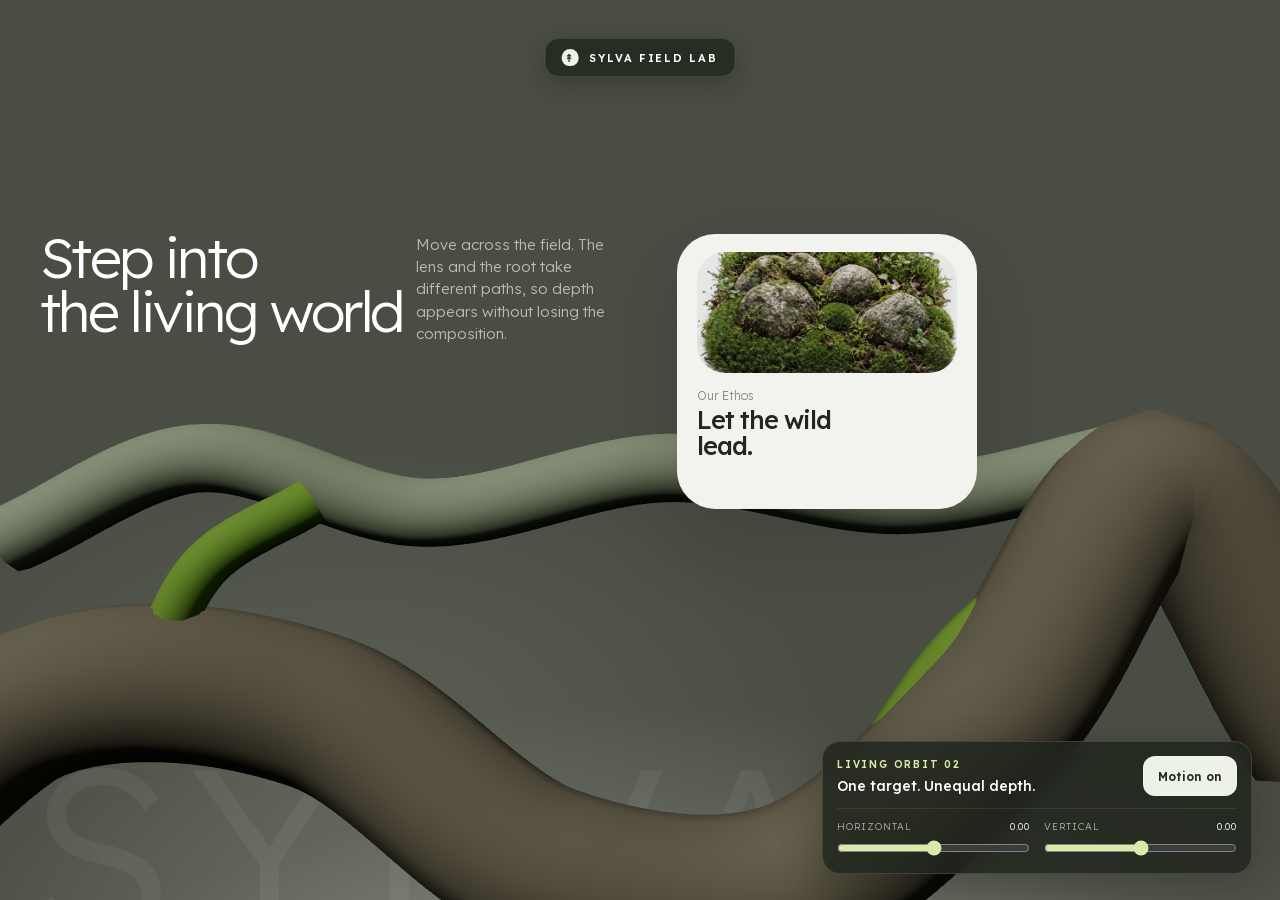
<file: .agents/skills/add-mouse-driven-orbit/demo/index.html>
<!doctype html>
<html lang="en">
<head>
  <meta charset="utf-8">
  <meta name="viewport" content="width=device-width, initial-scale=1">
  <title>Sylva — Living Orbit</title>
  <meta name="description" content="A damped pointer target creates shallow camera and object orbit depth.">
  <style>
    @font-face{font-family:Lexend;src:url("assets/lexend-latin.woff2") format("woff2");font-weight:100 900;font-display:swap}
    :root{color-scheme:dark;--field:#4a4d44;--ink:#fff;--soft:rgba(255,255,255,.62);--line:rgba(255,255,255,.08);--card:#f2f3ef;--card-ink:#23261f;--accent:#dbe9ab;--px:0;--py:0}
    *{box-sizing:border-box}html,body{margin:0;width:100%;height:100%;overflow:hidden;background:#3d4039}body{font-family:Lexend,system-ui,sans-serif;color:var(--ink);font-weight:300}
    button,input{font:inherit}
    .hero{position:relative;isolation:isolate;min-height:100svh;overflow:hidden;background:radial-gradient(72% 44% at 50% 117%,rgba(238,243,231,.48),rgba(238,243,231,.08) 65%,transparent 88%),radial-gradient(52% 46% at 28% 82%,rgba(224,236,207,.11),transparent 72%),var(--field)}
    .hero::before{content:"";position:absolute;inset:0;z-index:1;pointer-events:none;background:linear-gradient(90deg,transparent calc(25% - .5px),var(--line) 25%,transparent calc(25% + .5px),transparent calc(50% - .5px),var(--line) 50%,transparent calc(50% + .5px),transparent calc(75% - .5px),var(--line) 75%,transparent calc(75% + .5px))}
    canvas{position:absolute;inset:0;width:100%;height:100%;z-index:2;pointer-events:none}
    .brand{position:absolute;z-index:5;top:38px;left:50%;transform:translateX(-50%) translate3d(calc(var(--px)*-3px),calc(var(--py)*-2px),0);display:flex;align-items:center;gap:10px;padding:10px 16px;border:1px solid rgba(255,255,255,.12);border-radius:14px;background:rgba(31,37,28,.78);box-shadow:0 8px 24px rgba(10,14,8,.26);font-size:11px;font-weight:600;letter-spacing:.18em;text-transform:uppercase}
    .brand i{width:17px;height:17px;border-radius:50% 50% 45% 45%;display:grid;place-items:center;background:#eff2e9;color:#2e3329;font-style:normal}
    .copy{position:absolute;z-index:4;left:3.1vw;top:25.5%;max-width:440px;transform:translate3d(calc(var(--px)*8px),calc(var(--py)*5px),0)}
    h1{margin:0;font-size:clamp(46px,4.45vw,72px);font-weight:300;line-height:.95;letter-spacing:-.045em}
    .lede{position:absolute;z-index:4;left:32.5%;top:26%;width:210px;margin:0;color:var(--soft);font-size:15px;line-height:1.48;transform:translate3d(calc(var(--px)*5px),calc(var(--py)*3px),0)}
    .card{position:absolute;z-index:3;right:23.7%;top:26%;width:300px;height:275px;padding:18px 20px;border-radius:38px;background:var(--card);color:var(--card-ink);box-shadow:0 28px 80px rgba(24,27,20,.18);transform:translate3d(calc(var(--px)*-10px),calc(var(--py)*-6px),0)}
    .card img{width:100%;height:121px;object-fit:cover;border-radius:28px;display:block}
    .eyebrow{margin:15px 0 4px;color:#85897f;font-size:12px}.card h2{max-width:160px;margin:0;font-size:25px;line-height:1.02;font-weight:500;letter-spacing:-.04em}
    .ghost{position:absolute;z-index:1;left:2%;bottom:-48px;color:rgba(255,255,255,.055);font-size:clamp(120px,19vw,300px);line-height:.8;letter-spacing:.08em;white-space:nowrap}
    .instrument{position:absolute;z-index:6;right:28px;bottom:26px;width:min(430px,calc(100% - 36px));padding:14px;border:1px solid rgba(255,255,255,.13);border-radius:18px;background:rgba(33,38,30,.86);box-shadow:0 16px 40px rgba(12,15,10,.24);backdrop-filter:blur(10px)}
    .instrument-head{display:flex;align-items:center;justify-content:space-between;gap:14px}.kicker{margin:0 0 4px;color:var(--accent);font-size:10px;font-weight:600;letter-spacing:.18em;text-transform:uppercase}.instrument strong{font-size:14px;font-weight:500}
    .motion{min-height:40px;padding:0 14px;border:1px solid rgba(255,255,255,.2);border-radius:12px;background:#eef1e8;color:#252a21;font-weight:600;font-size:12px;cursor:pointer}
    .sliders{display:grid;grid-template-columns:1fr 1fr;gap:14px;margin-top:12px;padding-top:11px;border-top:1px solid var(--line)}
    label{display:grid;grid-template-columns:1fr auto;gap:4px 10px;color:var(--soft);font-size:10px;letter-spacing:.08em;text-transform:uppercase}output{color:#fff;font-variant-numeric:tabular-nums}
    input[type=range]{grid-column:1/-1;width:100%;height:22px;margin:0;accent-color:#dbe9ab;cursor:pointer}
    button:focus-visible,input:focus-visible{outline:3px solid #efffa8;outline-offset:3px}
    .sr{position:absolute;width:1px;height:1px;padding:0;margin:-1px;overflow:hidden;clip:rect(0,0,0,0);white-space:nowrap;border:0}
    @media(max-width:700px){
      .hero{min-height:844px}.brand{top:22px}.copy{left:24px;right:24px;top:112px}.copy h1{font-size:52px;max-width:345px}.lede{left:24px;top:235px;width:310px;font-size:14px}
      .card{right:22px;top:335px;width:236px;height:218px;padding:13px;border-radius:30px}.card img{height:96px;border-radius:22px}.card .eyebrow{margin-top:10px}.card h2{font-size:20px}
      .instrument{right:18px;bottom:18px}.ghost{bottom:140px;left:-10px;font-size:112px}
    }
  </style>
</head>
<body>
  <main class="hero" id="hero">
    <canvas id="scene" aria-hidden="true"></canvas>
    <div class="brand"><i aria-hidden="true">↟</i> Sylva field lab</div>
    <div class="copy"><h1>Step into<br>the living world</h1></div>
    <p class="lede">Move across the field. The lens and the root take different paths, so depth appears without losing the composition.</p>
    <article class="card">
      <img src="assets/card-ethos.jpg" alt="Moss and lichen growing over rounded stones">
      <p class="eyebrow">Our Ethos</p><h2>Let the wild lead.</h2>
    </article>
    <div class="ghost" aria-hidden="true">SYLVA</div>
    <section class="instrument" aria-labelledby="instrument-title">
      <div class="instrument-head">
        <div><p class="kicker">Living orbit 02</p><strong id="instrument-title">One target. Unequal depth.</strong></div>
        <button class="motion" id="motion" type="button" aria-pressed="true">Motion on</button>
      </div>
      <div class="sliders">
        <label for="axis-x">Horizontal <output id="out-x">0.00</output><input id="axis-x" type="range" min="-1" max="1" step=".01" value="0"></label>
        <label for="axis-y">Vertical <output id="out-y">0.00</output><input id="axis-y" type="range" min="-1" max="1" step=".01" value="0"></label>
      </div>
    </section>
    <p class="sr" id="status" aria-live="polite"></p>
  </main>
  <script src="assets/three.min.js"></script>
  <script>
  (() => {
    "use strict";
    const hero=document.querySelector("#hero"),canvas=document.querySelector("#scene");
    const motionButton=document.querySelector("#motion"),axisX=document.querySelector("#axis-x"),axisY=document.querySelector("#axis-y");
    const outX=document.querySelector("#out-x"),outY=document.querySelector("#out-y"),status=document.querySelector("#status");
    const reduced=new URLSearchParams(location.search).get("reduced")==="1"||matchMedia("(prefers-reduced-motion: reduce)").matches;
    const renderer=new THREE.WebGLRenderer({canvas,alpha:true,antialias:true});
    renderer.setClearColor(0x000000,0);renderer.setPixelRatio(Math.min(devicePixelRatio||1,2));
    if("outputEncoding" in renderer)renderer.outputEncoding=THREE.sRGBEncoding;
    const scene=new THREE.Scene(),camera=new THREE.PerspectiveCamera(40,1,10,5000),DIST=1400;
    camera.position.set(0,0,DIST);
    renderer.toneMapping=THREE.ACESFilmicToneMapping;renderer.toneMappingExposure=.78;
    scene.add(new THREE.HemisphereLight(0xdfe8cf,0x0d100a,.48));
    const key=new THREE.DirectionalLight(0xf5f7dd,.82);key.position.set(-500,700,900);scene.add(key);
    const nearGroup=new THREE.Group(),farGroup=new THREE.Group();scene.add(farGroup,nearGroup);
    const resources=[];
    function material(color,roughness=.9){const m=new THREE.MeshStandardMaterial({color,roughness,metalness:0});resources.push(m);return m}
    const nearMat=material(0x233908),farMat=material(0x343a2d),barkMat=material(0x211d17);
    function limb(group,points,radius,mat,segments=72){
      const curve=new THREE.CatmullRomCurve3(points.map(p=>new THREE.Vector3(...p)),false,"centripetal",.5);
      const geo=new THREE.TubeGeometry(curve,segments,radius,10,false);resources.push(geo);
      const mesh=new THREE.Mesh(geo,mat);group.add(mesh);return mesh;
    }
    limb(nearGroup,[[-880,-250,0],[-630,-55,30],[-360,-75,-8],[-90,-235,22],[170,-250,10],[390,-38,56],[565,205,24],[760,-65,12]],88,barkMat,100);
    limb(nearGroup,[[-860,-220,20],[-620,-26,52],[-350,-42,25],[-85,-205,50],[170,-218,42],[392,-10,88],[560,228,54],[742,-40,42]],36,nearMat,100);
    limb(nearGroup,[[250,-150,12],[360,26,38],[490,120,22],[655,148,-4]],33,nearMat,54);
    limb(nearGroup,[[-555,-62,15],[-482,88,32],[-375,162,-5]],27,nearMat,42);
    limb(farGroup,[[-930,-30,-180],[-640,90,-150],[-320,10,-170],[40,76,-150],[390,28,-180],[760,105,-150]],52,farMat,90);
    nearGroup.rotation.z=-.03;farGroup.position.y=60;

    const target={x:reduced ? .28 : 0,y:reduced ? -.12 : 0};
    const smooth={x:target.x,y:target.y};
    let motionOn=true,width=1,height=1,rect={left:0,top:0,width:1,height:1};
    let visible=true,raf=0,last=0,lastPublished="",destroyed=false;

    function publish(){
      const x=Math.round(smooth.x*1000)/1000,y=Math.round(smooth.y*1000)/1000,key=x+","+y;
      if(key===lastPublished)return;lastPublished=key;
      hero.style.setProperty("--px",x);hero.style.setProperty("--py",y);
      outX.value=x.toFixed(2);outY.value=y.toFixed(2);
    }
    function pose(){
      camera.position.x=-smooth.x*26;camera.position.y=smooth.y*16;
      camera.lookAt(camera.position.x*.42,camera.position.y*.42,0);
      nearGroup.rotation.y=smooth.x*.055;nearGroup.rotation.x=smooth.y*.026;
      farGroup.rotation.y=smooth.x*.030;
      publish();renderer.render(scene,camera);
    }
    function tick(now){
      raf=0;if(!visible||document.hidden||destroyed)return;
      const dt=last?Math.min(1/30,(now-last)/1000):1/60;last=now;
      if(!reduced){
        const a=1-Math.pow(1-.055,dt*60);
        smooth.x+=(target.x-smooth.x)*a;smooth.y+=(target.y-smooth.y)*a;
      }
      pose();
      if(!reduced&&motionOn)start();
    }
    function start(){if(!raf&&!destroyed){last=0;raf=requestAnimationFrame(tick)}}
    function stop(){cancelAnimationFrame(raf);raf=0;last=0}
    function resize(){
      width=hero.clientWidth;height=hero.clientHeight;if(!width||!height)return;
      rect=hero.getBoundingClientRect();renderer.setPixelRatio(Math.min(devicePixelRatio||1,2));renderer.setSize(width,height,false);
      camera.fov=2*Math.atan((height/2)/DIST)*180/Math.PI;camera.aspect=width/height;camera.updateProjectionMatrix();
      const mobile=width<700,scale=mobile ? .52 : Math.min(1,width/1440);
      nearGroup.scale.setScalar(scale);farGroup.scale.setScalar(scale*.94);
      nearGroup.position.set(mobile?-70:0,mobile?-235:-205,0);farGroup.position.set(mobile?-40:0,mobile?-130:-85,-180);
      pose();
    }
    function pointerMove(event){
      if(!motionOn||reduced||event.pointerType==="touch")return;
      target.x=((event.clientX-rect.left)/rect.width)*2-1;
      target.y=((event.clientY-rect.top)/rect.height)*2-1;start();
    }
    function pointerLeave(){if(!motionOn||reduced)return;target.x=0;target.y=0;start()}
    function sliderInput(){
      target.x=+axisX.value;target.y=+axisY.value;
      if(reduced){smooth.x=target.x;smooth.y=target.y;pose()}else start();
      status.textContent="Orbit pose set to "+target.x.toFixed(2)+", "+target.y.toFixed(2)+".";
    }
    function toggleMotion(){
      motionOn=!motionOn;motionButton.setAttribute("aria-pressed",String(motionOn));motionButton.textContent=motionOn?"Motion on":"Motion still";
      if(!motionOn){target.x=target.y=0}else{target.x=+axisX.value;target.y=+axisY.value}
      status.textContent=motionOn?"Pointer orbit enabled.":"Pointer orbit paused at center.";
      if(reduced){smooth.x=target.x;smooth.y=target.y;pose()}else start();
    }
    const ro=new ResizeObserver(resize);ro.observe(hero);
    const io=new IntersectionObserver(([entry])=>{visible=entry.isIntersecting;if(visible){pose();if(!reduced&&motionOn)start()}else stop()},{threshold:.02});io.observe(hero);
    function visibility(){document.hidden?stop():(reduced?pose():start())}
    hero.addEventListener("pointermove",pointerMove,{passive:true});hero.addEventListener("pointerleave",pointerLeave);
    axisX.addEventListener("input",sliderInput);axisY.addEventListener("input",sliderInput);motionButton.addEventListener("click",toggleMotion);
    document.addEventListener("visibilitychange",visibility);
    function destroy(){
      if(destroyed)return;destroyed=true;stop();ro.disconnect();io.disconnect();
      hero.removeEventListener("pointermove",pointerMove);hero.removeEventListener("pointerleave",pointerLeave);
      document.removeEventListener("visibilitychange",visibility);resources.forEach(r=>r.dispose());renderer.dispose();
    }
    addEventListener("pagehide",destroy,{once:true});
    window.__skillDemo={name:"add-mouse-driven-orbit",reduced,getState:()=>({target:{...target},smooth:{...smooth},motionOn,rafActive:!!raf})};
    axisX.value=target.x;axisY.value=target.y;resize();pose();if(!reduced)start();
  })();
  </script>
</body>
</html>
</file>
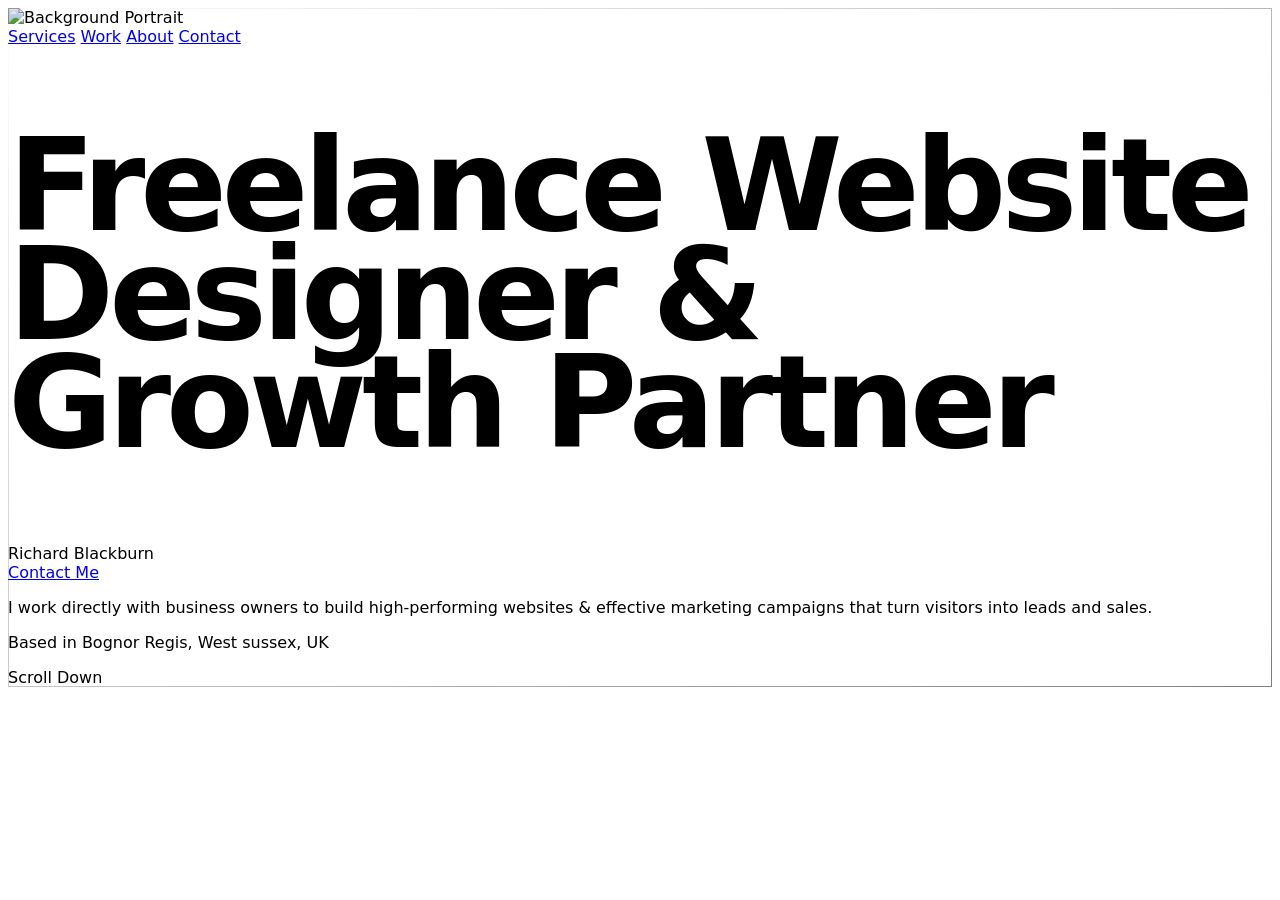
<file: .agents/skills/agency-grid-layout-minimal/demo/index.html>
<!doctype html>
<html lang="en">
<head>
  <meta charset="utf-8">
  <meta name="viewport" content="width=device-width, initial-scale=1">
  <meta name="neuform-sandboxed-demo" content="1">
  <meta http-equiv="Content-Security-Policy" content="default-src 'none'; connect-src 'self'; frame-src 'self'; script-src 'unsafe-inline'; style-src 'unsafe-inline'; base-uri 'none'; form-action 'none'; object-src 'none'">
  <title>Sandboxed Neuform demo</title>
  <style>
    html, body, iframe { width: 100%; height: 100%; margin: 0; border: 0; }
    body { overflow: hidden; background: #0b0b0b; }
    iframe { display: block; background: white; }
    .error { box-sizing: border-box; min-height: 100%; padding: 32px; color: #fff; font: 16px/1.5 system-ui, sans-serif; }
  </style>
</head>
<body>
  <iframe id="neuform-demo" title="Sandboxed Neuform design demo" sandbox="allow-scripts" referrerpolicy="no-referrer"></iframe>
  <script>
    const encodedHtml = "[base64]";
    const assetFiles = ["assets/page-01-0d868fef-f560-45ca-ab35-5dad4fc29059-3840w.webp"];
    const runtimeFiles = ["../../../../assets/runtime/runtime-027051effa47-gsap-min.js","../../../../assets/runtime/runtime-163ebd087cfc-iconify-icon-min.js","../../../../assets/runtime/runtime-ccc8894b3418-runtime.js"];
    const frame = document.getElementById("neuform-demo");
    const decodeBytes = (value) => Uint8Array.from(atob(value), (character) => character.charCodeAt(0));
    const decode = (value) => new TextDecoder().decode(decodeBytes(value));
    const encodeBytes = (bytes) => {
      let binary = "";
      for (let index = 0; index < bytes.length; index += 32768) {
        binary += String.fromCharCode(...bytes.subarray(index, index + 32768));
      }
      return btoa(binary);
    };
    const mediaTypes = {
      avif: "image/avif",
      gif: "image/gif",
      jpg: "image/jpeg",
      jpeg: "image/jpeg",
      mp4: "video/mp4",
      png: "image/png",
      webm: "video/webm",
      webp: "image/webp"
    };
    const loadAsset = async (file) => {
      const response = await fetch(file, { cache: "no-store", credentials: "omit", redirect: "error" });
      if (!response.ok) throw new Error("Could not load local demo asset: " + file);
      const extension = file.split(".").pop().toLowerCase();
      const contentType = mediaTypes[extension] || "application/octet-stream";
      const bytes = new Uint8Array(await response.arrayBuffer());
      return { base64: encodeBytes(bytes), contentType, file, kind: "asset" };
    };
    Promise.allSettled(assetFiles.map(loadAsset)).then((results) => {
      const runtimeSources = runtimeFiles.map((file) => new URL(file, location.href).href).join(" ");
      const source = decode(encodedHtml).replace("__NEUFORM_RUNTIME_SOURCES__", runtimeSources);
      const mediaAssets = [];
      for (const result of results) {
        if (result.status !== "fulfilled") continue;
        mediaAssets.push(result.value);
      }
      frame.addEventListener("load", () => {
        frame.contentWindow.postMessage({ type: "neuform-assets-v1", assets: mediaAssets }, "*");
      }, { once: true });
      frame.srcdoc = source;
    }).catch((error) => {
      document.body.innerHTML = '<div class="error">Unable to load this sandboxed demo.</div>';
      console.error(error);
    });
  </script>
</body>
</html>
</file>
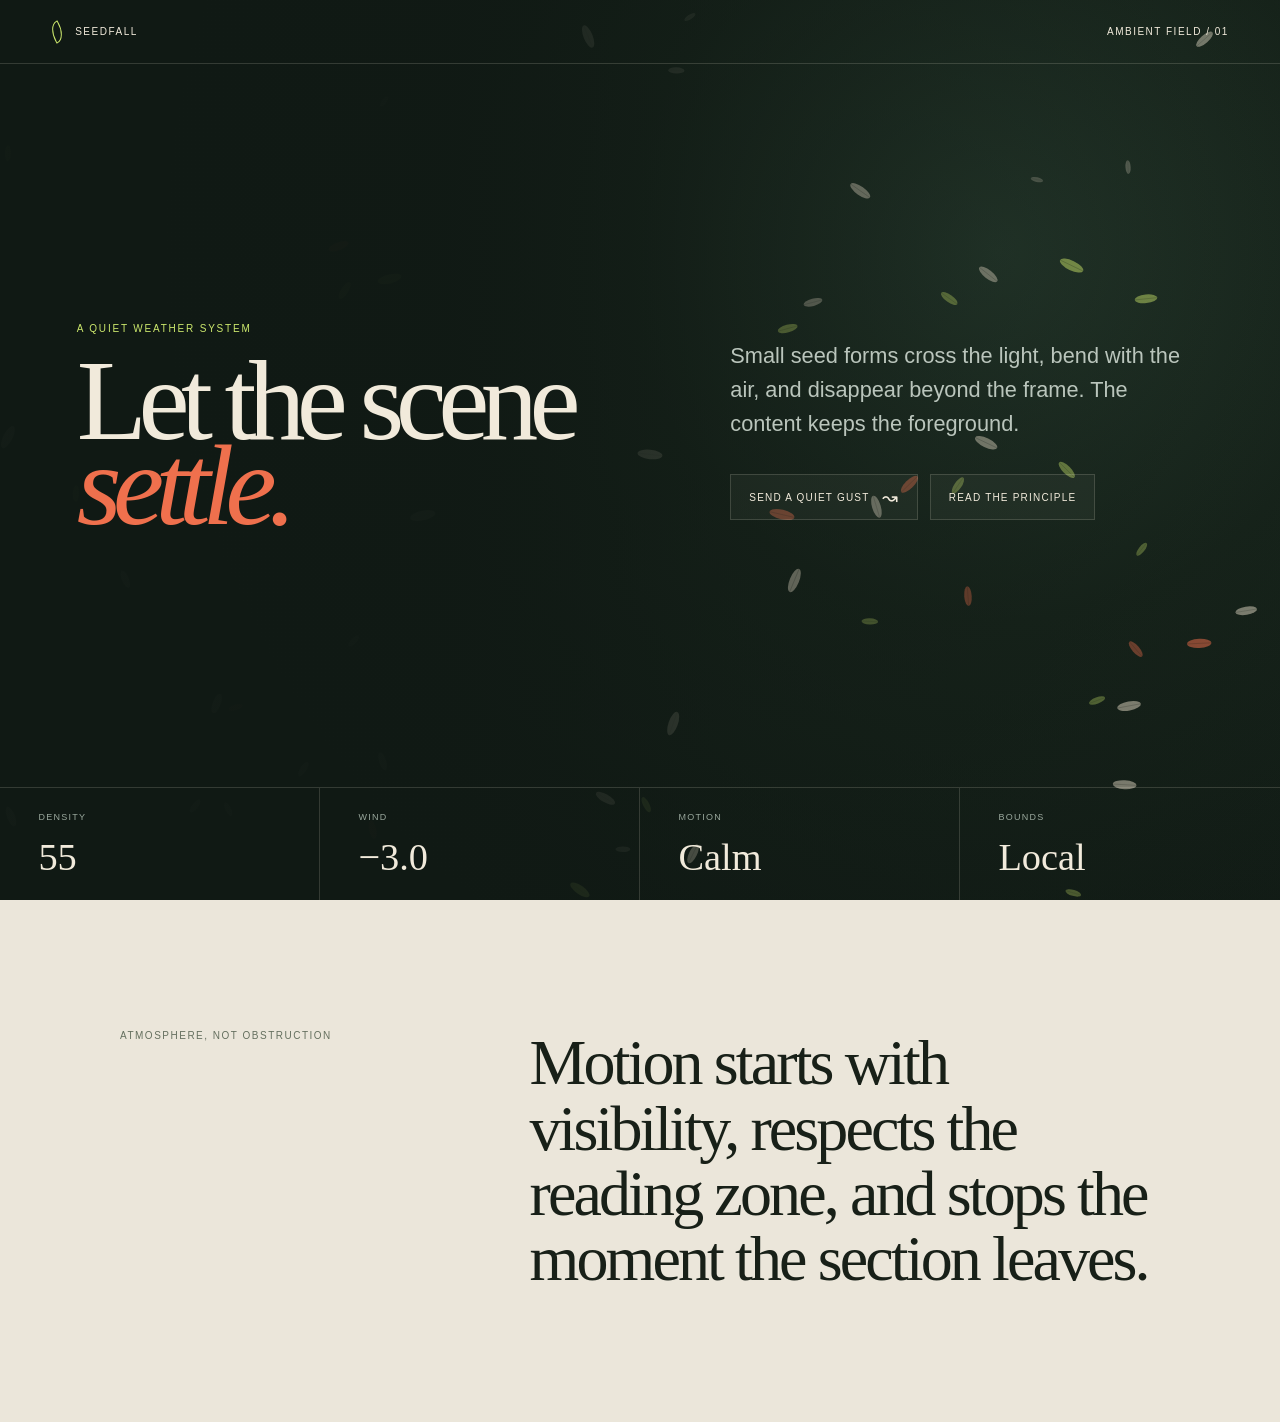
<file: .agents/skills/ambient-section-particles/demo/index.html>
<!doctype html>
<html lang="en">
<head>
  <meta charset="utf-8">
  <meta name="viewport" content="width=device-width, initial-scale=1">
  <meta name="description" content="A visibility-aware ambient seed particle field demo.">
  <title>Seedfall — Ambient Section Particles</title>
  <style>
    :root { color-scheme: dark; --night: #101914; --paper: #f1eadb; --muted: #9aa89d; --line: rgba(241,234,219,.16); --lime: #cde96d; --coral: #ef704d; }
    * { box-sizing: border-box; }
    body { margin: 0; min-width: 320px; background: #ebe6da; color: #182018; font-family: Arial, Helvetica, sans-serif; }
    .particle-section { position: relative; min-height: 100svh; overflow: hidden; isolation: isolate; display: grid; grid-template-rows: auto 1fr auto; color: var(--paper); background: radial-gradient(circle at 78% 28%, #263a2d 0, #17241b 31%, var(--night) 70%); }
    canvas { position: absolute; z-index: -1; inset: 0; width: 100%; height: 100%; pointer-events: none; }
    .wash { position: absolute; z-index: -1; inset: 0; background: linear-gradient(90deg, rgba(16,25,20,.94) 0 35%, rgba(16,25,20,.48) 57%, rgba(16,25,20,.12)); pointer-events: none; }
    .topbar { min-height: 64px; display: flex; justify-content: space-between; align-items: center; padding: 0 clamp(20px,4vw,60px); border-bottom: 1px solid var(--line); text-transform: uppercase; letter-spacing: .15em; font-size: 10px; }
    .brand { display: flex; align-items: center; gap: 12px; }
    .brand::before { content: ""; width: 10px; height: 18px; border: 1px solid var(--lime); border-radius: 90% 0 90% 0; transform: rotate(-30deg); }
    .hero { width: min(1500px, 100%); margin: auto; padding: clamp(56px,8vw,116px) clamp(20px,6vw,88px); display: grid; grid-template-columns: minmax(0,1fr) minmax(300px,.82fr); align-items: end; gap: clamp(34px,6vw,96px); }
    .kicker { display: block; margin-bottom: 24px; color: var(--lime); font-size: 10px; letter-spacing: .18em; text-transform: uppercase; }
    h1 { max-width: 760px; margin: 0; font: 400 clamp(72px,9vw,142px)/.74 Georgia, "Times New Roman", serif; letter-spacing: -.075em; }
    h1 em { display: block; color: var(--coral); font-weight: 400; }
    .copy { width: 100%; max-width: 530px; min-width: 0; padding-bottom: 8px; }
    .copy p { margin: 0 0 34px; color: #bac5bc; font-size: clamp(17px,1.7vw,22px); line-height: 1.55; }
    .actions { display: flex; flex-wrap: wrap; gap: 12px; }
    button, .link { min-height: 46px; padding: 0 18px; border: 1px solid var(--line); color: var(--paper); background: rgba(241,234,219,.04); display: inline-flex; align-items: center; gap: 12px; text-decoration: none; text-transform: uppercase; letter-spacing: .12em; font-size: 10px; cursor: pointer; }
    button:hover, .link:hover { background: var(--paper); color: var(--night); }
    button::after { content: "↝"; font-size: 19px; }
    .metrics { display: grid; grid-template-columns: repeat(4,1fr); border-top: 1px solid var(--line); }
    .metric { min-height: 112px; padding: 24px clamp(16px,3vw,42px); border-right: 1px solid var(--line); display: flex; flex-direction: column; justify-content: space-between; }
    .metric:last-child { border-right: 0; }
    .metric span { color: var(--muted); font-size: 9px; letter-spacing: .14em; text-transform: uppercase; }
    .metric strong { font: 400 clamp(26px,3vw,46px)/1 Georgia, serif; }
    .after { min-height: 58vh; padding: 90px clamp(22px,6vw,88px); display: grid; place-items: center; background: #ebe6da; }
    .after div { width: min(1040px,100%); display: grid; grid-template-columns: .7fr 1.3fr; gap: 70px; align-items: start; }
    .after span { color: #65705f; font-size: 10px; letter-spacing: .15em; text-transform: uppercase; }
    .after p { margin: 0; font: 400 clamp(36px,5vw,72px)/1.02 Georgia, serif; letter-spacing: -.045em; }
    :focus-visible { outline: 3px solid var(--lime); outline-offset: 4px; }
    @media (max-width: 760px) {
      .particle-section { min-height: 760px; }
      .hero { grid-template-columns: 1fr; padding-top: 70px; }
      .hero > * { min-width: 0; }
      h1 { max-width: 100%; font-size: clamp(64px,19vw,92px); overflow-wrap: anywhere; }
      .copy { max-width: 100%; min-width: 0; }
      .copy p { font-size: 16px; }
      .wash { background: linear-gradient(180deg, rgba(16,25,20,.8), rgba(16,25,20,.42)); }
      .metrics { grid-template-columns: repeat(2,1fr); }
      .metric:nth-child(2) { border-right: 0; }
      .metric:nth-child(-n+2) { border-bottom: 1px solid var(--line); }
      .after div { grid-template-columns: 1fr; gap: 30px; }
    }
    @media (prefers-reduced-motion: reduce) { button { display: none; } }
  </style>
</head>
<body>
  <main>
    <section class="particle-section" aria-labelledby="title">
      <canvas aria-hidden="true"></canvas><div class="wash"></div>
      <header class="topbar"><span class="brand">Seedfall</span><span>Ambient field / 01</span></header>
      <div class="hero">
        <div><span class="kicker">A quiet weather system</span><h1 id="title">Let the scene <em>settle.</em></h1></div>
        <div class="copy"><p>Small seed forms cross the light, bend with the air, and disappear beyond the frame. The content keeps the foreground.</p><div class="actions"><button type="button" class="gust">Send a quiet gust</button><a class="link" href="#principle">Read the principle</a></div><span class="status" aria-live="polite"></span></div>
      </div>
      <div class="metrics" aria-label="Particle system settings"><div class="metric"><span>Density</span><strong class="count">00</strong></div><div class="metric"><span>Wind</span><strong>−3.0</strong></div><div class="metric"><span>Motion</span><strong>Calm</strong></div><div class="metric"><span>Bounds</span><strong>Local</strong></div></div>
    </section>
    <section class="after" id="principle"><div><span>Atmosphere, not obstruction</span><p>Motion starts with visibility, respects the reading zone, and stops the moment the section leaves.</p></div></section>
  </main>
  <script>
    (() => {
      const section = document.querySelector('.particle-section');
      const canvas = section.querySelector('canvas');
      const context = canvas.getContext('2d');
      const countLabel = document.querySelector('.count');
      const status = document.querySelector('.status');
      const reduced = matchMedia('(prefers-reduced-motion: reduce)').matches;
      const pointer = { x: -9999, y: -9999, force: 0 };
      let width = 0, height = 0, ratio = 1, particles = [], frame = 0, visible = false, last = 0, gust = 0;

      function seeded(index) { const x = Math.sin(index * 9283.13) * 43758.5453; return x - Math.floor(x); }
      function makeParticle(index, randomY = true) {
        const depth = .25 + seeded(index + 5) * .75;
        return {
          x: seeded(index + 1) * width,
          y: randomY ? seeded(index + 2) * height : -30,
          size: 4 + depth * 9,
          speed: 10 + depth * 18,
          sway: 10 + seeded(index + 3) * 24,
          phase: seeded(index + 4) * Math.PI * 2,
          rotation: seeded(index + 8) * Math.PI * 2,
          spin: (seeded(index + 9) - .5) * 1.3,
          alpha: .18 + depth * .5,
          depth
        };
      }

      function resize() {
        const rect = canvas.getBoundingClientRect();
        width = rect.width; height = rect.height; ratio = Math.min(devicePixelRatio || 1, 2);
        canvas.width = Math.round(width * ratio); canvas.height = Math.round(height * ratio);
        context.setTransform(ratio, 0, 0, ratio, 0, 0);
        const target = reduced ? 18 : Math.max(28, Math.min(76, Math.round(width * height / 21000)));
        particles = Array.from({ length: target }, (_, index) => particles[index] || makeParticle(index));
        countLabel.textContent = String(target).padStart(2, '0');
        last = 0;
        draw(0);
      }

      function draw(time) {
        const dt = last ? Math.min(.034, (time - last) / 1000) : 0; last = time;
        context.clearRect(0, 0, width, height);
        particles.forEach((particle, index) => {
          if (!reduced && dt) {
            const quietZone = particle.x < width * .57 ? .28 : 1;
            const dx = particle.x - pointer.x, dy = particle.y - pointer.y;
            const distance = Math.hypot(dx, dy);
            if (distance < 130 && pointer.force > 0) {
              const push = (1 - distance / 130) * pointer.force * 95 * dt;
              particle.x += dx / Math.max(1, distance) * push;
              particle.y += dy / Math.max(1, distance) * push;
            }
            particle.phase += dt * (.8 + particle.depth);
            particle.x += (-3 + Math.sin(particle.phase) * particle.sway + gust * 34) * dt * quietZone;
            particle.y += particle.speed * dt;
            particle.rotation += particle.spin * dt;
            if (particle.y > height + 30 || particle.x < -50 || particle.x > width + 50) Object.assign(particle, makeParticle(index + Math.round(time), false), { x: seeded(index + time) * width });
          }
          context.save();
          context.translate(particle.x, particle.y); context.rotate(particle.rotation); context.globalAlpha = particle.alpha * (particle.x < width * .54 ? .42 : 1);
          context.fillStyle = index % 7 === 0 ? '#ef704d' : index % 3 === 0 ? '#cde96d' : '#e8dfc9';
          context.beginPath(); context.ellipse(0, 0, particle.size * .38, particle.size, 0, 0, Math.PI * 2); context.fill();
          context.strokeStyle = 'rgba(16,25,20,.42)'; context.lineWidth = .7; context.beginPath(); context.moveTo(0, -particle.size); context.lineTo(0, particle.size); context.stroke();
          context.restore();
        });
        pointer.force *= .94; gust *= .95;
      }

      function loop(time) { draw(time); if (visible && !reduced && !document.hidden) frame = requestAnimationFrame(loop); else frame = 0; }
      function start() { if (!frame && visible && !reduced && !document.hidden) { last = 0; frame = requestAnimationFrame(loop); } }
      function stop() { cancelAnimationFrame(frame); frame = 0; }

      new ResizeObserver(resize).observe(canvas);
      new IntersectionObserver(([entry]) => { visible = entry.isIntersecting; visible ? start() : stop(); }, { threshold: .04 }).observe(section);
      section.addEventListener('pointermove', event => { const rect = canvas.getBoundingClientRect(); pointer.x = event.clientX - rect.left; pointer.y = event.clientY - rect.top; pointer.force = 1; }, { passive: true });
      section.addEventListener('pointerleave', () => { pointer.x = pointer.y = -9999; });
      document.querySelector('.gust').addEventListener('click', () => { gust = 1; status.textContent = 'A gentle gust moved through the field.'; setTimeout(() => status.textContent = '', 1800); start(); });
      document.addEventListener('visibilitychange', () => document.hidden ? stop() : start());
      addEventListener('pagehide', stop, { once: true });
      resize(); if (reduced) draw(0);
    })();
  </script>
</body>
</html>
</file>
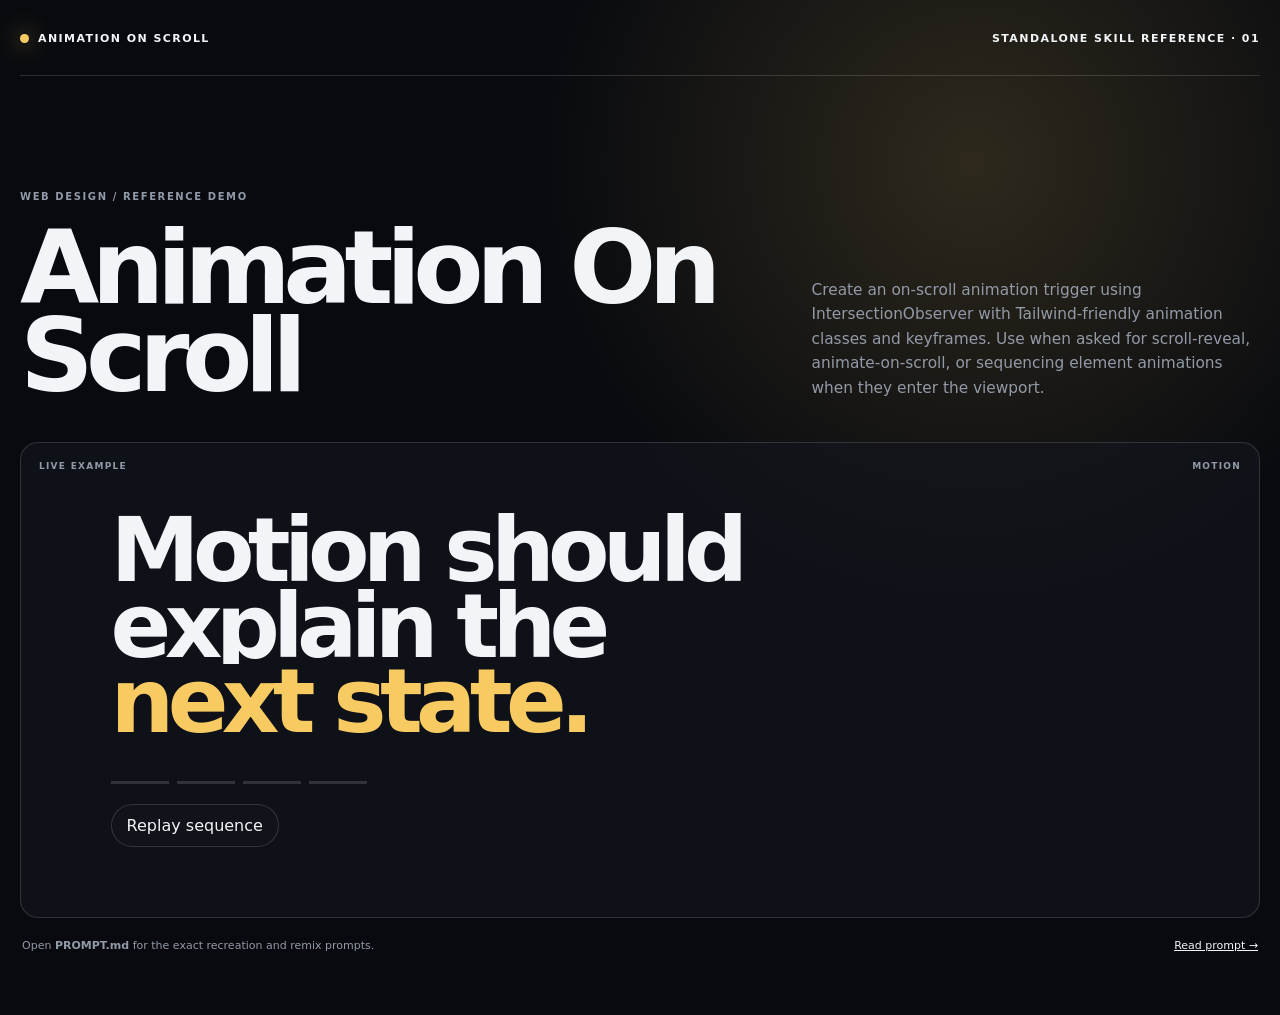
<file: .agents/skills/animation-on-scroll/demo/index.html>
<!doctype html>
<html lang="en">
<head>
  <meta charset="utf-8">
  <meta name="viewport" content="width=device-width, initial-scale=1">
  <link rel="icon" href="data:,">
  <title>Animation On Scroll · Skill Demo</title>
  <style>:root{--bg:#080a0f;--panel:rgba(18,21,29,.72);--panelStrong:#121620;--ink:#f2f5f7;--muted:#929aa7;--line:rgba(255,255,255,.14);--accent:hsl(42 92% 68%);font-family:Inter,ui-sans-serif,system-ui,-apple-system,BlinkMacSystemFont,"Segoe UI",sans-serif;color:var(--ink);background:var(--bg)}
*{box-sizing:border-box}html{background:var(--bg);scroll-behavior:smooth}body{min-width:320px;margin:0;background:radial-gradient(circle at var(--mx,76%) var(--my,16%),color-mix(in srgb,var(--accent) 16%,transparent),transparent 34%),var(--bg);color:var(--ink)}button,a{font:inherit;color:inherit}button{border:1px solid var(--line);border-radius:999px;padding:11px 15px;background:var(--panel);cursor:pointer}button:hover,button:focus-visible{border-color:var(--accent);outline:2px solid color-mix(in srgb,var(--accent) 42%,transparent);outline-offset:3px}.shell{width:min(1280px,calc(100% - 40px));min-height:100svh;margin:auto;padding:22px 0 40px}.topbar{display:flex;align-items:center;justify-content:space-between;padding:10px 0 30px;border-bottom:1px solid var(--line);font-size:11px;font-weight:700;letter-spacing:.13em;text-transform:uppercase}.brand{display:flex;gap:9px;align-items:center}.brand i{width:9px;height:9px;border-radius:50%;background:var(--accent);box-shadow:0 0 24px var(--accent)}.topbar a{text-decoration:none}.intro{display:grid;grid-template-columns:minmax(0,1.25fr) minmax(260px,.75fr);gap:44px;align-items:end;padding:clamp(54px,9vw,116px) 0 42px}.intro small{display:block;margin-bottom:22px;color:var(--muted);font-size:10px;font-weight:700;letter-spacing:.16em;text-transform:uppercase}.intro h1{max-width:11ch;margin:0;font-size:clamp(48px,8vw,112px);font-weight:580;letter-spacing:-.075em;line-height:.86}.intro p{max-width:48ch;margin:0;color:var(--muted);font-size:clamp(14px,1.2vw,18px);line-height:1.6}.showcase{position:relative;min-height:470px;overflow:hidden;border:1px solid var(--line);border-radius:18px;background:var(--panel);isolation:isolate}.showcaseHeader{position:absolute;z-index:5;top:18px;right:18px;left:18px;display:flex;justify-content:space-between;color:var(--muted);font-size:9px;font-weight:700;letter-spacing:.14em;text-transform:uppercase;pointer-events:none}.layoutStudy{display:grid;grid-template-columns:1.15fr .85fr;min-height:470px}.layoutHero{display:flex;flex-direction:column;justify-content:flex-end;padding:clamp(28px,5vw,70px);border-right:1px solid var(--line)}.layoutHero>span,.kicker{color:var(--muted);font-size:10px;font-weight:700;letter-spacing:.14em;text-transform:uppercase}.layoutHero h2,.landing h2{max-width:9ch;margin:18px 0;font-size:clamp(42px,6vw,84px);line-height:.9;letter-spacing:-.065em}.layoutHero p,.landing p{max-width:38ch;color:var(--muted);line-height:1.55}.layoutCards{display:grid;grid-template-rows:repeat(3,1fr)}.layoutCards article{display:flex;align-items:end;justify-content:space-between;padding:26px;border-bottom:1px solid var(--line)}.layoutCards article:last-child{border:0}.layoutCards b{color:var(--accent);font-size:34px}.layoutCards span{text-transform:uppercase;font-size:10px;letter-spacing:.15em}.pricing{display:grid;grid-template-columns:repeat(3,1fr);gap:1px;min-height:470px;background:var(--line)}.pricing article{display:flex;flex-direction:column;padding:80px 28px 28px;background:var(--panelStrong)}.pricing article.featured{background:linear-gradient(160deg,color-mix(in srgb,var(--accent) 20%,var(--panelStrong)),var(--panelStrong))}.pricing p{font-size:11px;letter-spacing:.13em;text-transform:uppercase}.pricing strong{margin:24px 0 8px;font-size:56px;letter-spacing:-.06em}.pricing span{color:var(--muted)}.pricing button{margin-top:auto}.landing{display:flex;min-height:470px;flex-direction:column;justify-content:center;padding:clamp(40px,8vw,100px);background:radial-gradient(circle at 75% 36%,color-mix(in srgb,var(--accent) 45%,transparent),transparent 24%)}.landing .actions{display:flex;gap:10px;margin-top:24px}.landing .actions button:first-child{color:var(--bg);background:var(--ink)}.landing .proof{display:flex;gap:28px;margin-top:54px;color:var(--muted);font-size:11px}.marquee{display:flex;min-height:470px;align-items:center;overflow:hidden;-webkit-mask-image:linear-gradient(90deg,transparent,#000 15%,#000 85%,transparent);mask-image:linear-gradient(90deg,transparent,#000 15%,#000 85%,transparent)}.marqueeTrack{display:flex;width:max-content;animation:marquee 18s linear infinite}.marqueeTrack span{min-width:220px;padding:34px;border:1px solid var(--line);font-size:22px;font-weight:700;letter-spacing:-.04em;text-align:center}.iconGrid,.contactSheet{display:grid;grid-template-columns:repeat(3,1fr);gap:1px;min-height:470px;background:var(--line)}.iconGrid article,.contactSheet article{position:relative;padding:70px 28px 28px;background:var(--panelStrong)}.number{position:absolute;top:22px;right:22px;color:var(--accent);font-size:11px}.glyph{display:grid;width:110px;height:110px;place-items:center;margin:30px auto;border:1px solid var(--line);border-radius:34px;background:linear-gradient(145deg,color-mix(in srgb,var(--accent) 20%,transparent),transparent);font-size:48px}.iconGrid h3{text-align:center}.contactSheet .asset{height:280px;margin-bottom:22px;border-radius:2px;background-size:cover}.assetOne{background:radial-gradient(circle at 70% 30%,#d9f7ff,transparent 20%),linear-gradient(145deg,#203962,#8db3d6 48%,#d7d5c8)}.assetTwo{background:radial-gradient(circle at 50% 28%,#f1c6a2 0 10%,transparent 11%),linear-gradient(120deg,#1b2738,#754c5a 52%,#e1a77f)}.assetThree{background:repeating-radial-gradient(circle at 30% 65%,#c8b8ff 0 9px,#4c4274 10px 18px,#151629 19px 29px)}.contactSheet b,.contactSheet span{display:block}.contactSheet span{margin-top:8px;color:var(--muted);font-size:11px}.surfaceStudy{display:grid;grid-template-columns:1.4fr .6fr;grid-template-rows:1fr auto;gap:18px;min-height:470px;padding:70px 24px 24px}.surfaceStudy article{border:1px solid var(--line);border-radius:20px;background:linear-gradient(145deg,color-mix(in srgb,var(--accent) 12%,var(--panelStrong)),var(--panelStrong))}.surfaceHero{display:flex;grid-row:1/3;flex-direction:column;justify-content:flex-end;padding:42px}.surfaceHero strong{max-width:8ch;margin-top:20px;font-size:clamp(40px,5vw,72px);line-height:.92;letter-spacing:-.06em}.surfaceHero span,.surfaceCard span{color:var(--muted);font-size:10px;letter-spacing:.14em;text-transform:uppercase}.surfaceCard{display:flex;flex-direction:column;padding:26px}.surfaceCard b{margin:auto 0 4px;font-size:56px}.surfaceCard small{color:var(--muted)}.surfaceControl{align-self:end}.motionStage{display:flex;min-height:470px;flex-direction:column;justify-content:center;padding:70px clamp(28px,7vw,90px)}.maskLine{overflow:hidden;margin:0;font-size:clamp(44px,7vw,98px);font-weight:600;letter-spacing:-.075em;line-height:.84}.maskLine span{display:block;transform:translateY(110%);animation:wordIn .8s cubic-bezier(.16,1,.3,1) forwards}.maskLine:nth-child(2) span{animation-delay:.12s}.maskLine:nth-child(3) span{animation-delay:.24s}.accentLine{color:var(--accent)}.timeline{display:flex;gap:8px;margin:42px 0 20px}.timeline i{width:58px;height:3px;background:var(--line);transform-origin:left;animation:grow .8s .42s both}.timeline i:nth-child(2){animation-delay:.54s}.timeline i:nth-child(3){animation-delay:.66s}.timeline i:nth-child(4){animation-delay:.78s}.replay{width:max-content}.visualization{position:relative;min-height:470px}.visualization canvas{position:absolute;inset:0;width:100%;height:100%}.vizMeta{position:absolute;right:28px;bottom:24px;left:28px;display:grid;grid-template-columns:1fr auto 1fr;align-items:end;color:var(--muted);font-size:10px;letter-spacing:.14em;text-transform:uppercase}.vizMeta strong{color:var(--ink);font-size:48px;letter-spacing:-.06em}.vizMeta span:last-child{text-align:right}.simulation{position:relative;min-height:470px}.goo{position:absolute;inset:0;width:100%;height:100%}.goo circle{fill:var(--accent)}.orbA{animation:orbA 4.4s ease-in-out infinite alternate}.orbB{animation:orbB 5.1s ease-in-out infinite alternate}.reset{position:absolute;right:24px;bottom:24px}.demoNote{display:flex;justify-content:space-between;gap:24px;padding:20px 2px;color:var(--muted);font-size:11px;line-height:1.5}.demoNote a{color:var(--ink)}
.pricingWrap{min-height:470px;padding-top:52px}.billingBar{display:flex;align-items:center;justify-content:space-between;min-height:58px;padding:8px 20px;border-top:1px solid var(--line);color:var(--muted);font-size:10px;letter-spacing:.12em;text-transform:uppercase}.billingBar .billingToggle{padding:8px 12px;background:var(--panelStrong);font-size:10px}.pricingWrap .pricing{min-height:360px}.pricingWrap .pricing article{padding:42px 28px 28px}.vizMeta button{justify-self:end;padding:8px 11px;font-size:9px;letter-spacing:.1em;text-transform:uppercase}

@keyframes marquee{to{transform:translateX(-50%)}}@keyframes wordIn{to{transform:translateY(0)}}@keyframes grow{from{transform:scaleX(0)}to{transform:scaleX(1)}}@keyframes orbA{to{transform:translate(-120px,70px)}}@keyframes orbB{to{transform:translate(80px,120px)}}@media(max-width:760px){.intro{grid-template-columns:1fr;padding-top:60px}.intro h1{font-size:54px}.layoutStudy,.pricing,.iconGrid,.contactSheet,.surfaceStudy{grid-template-columns:1fr}.layoutHero{border-right:0;border-bottom:1px solid var(--line)}.pricing article{min-height:320px}.surfaceHero{grid-row:auto}.showcase{min-height:540px}.topbar span:last-child{display:none}.demoNote{flex-direction:column}.landing .proof{flex-direction:column;gap:8px}.vizMeta{grid-template-columns:1fr auto}.vizMeta span:last-child{display:none}}@media(prefers-reduced-motion:reduce){html{scroll-behavior:auto}.marqueeTrack,.maskLine span,.timeline i,.orbA,.orbB{animation:none;transform:none}}</style>
</head>
<body data-kind="motion" data-skill="animation-on-scroll">
  <main class="shell">
    <nav class="topbar" aria-label="Demo navigation"><a class="brand" href="#"><i></i>Animation On Scroll</a><span>Standalone skill reference · 01</span></nav>
    <header class="intro">
      <div><small>web design / reference demo</small><h1>Animation On Scroll</h1></div>
      <p>Create an on-scroll animation trigger using IntersectionObserver with Tailwind-friendly animation classes and keyframes. Use when asked for scroll-reveal, animate-on-scroll, or sequencing element animations when they enter the viewport.</p>
    </header>
    <section class="showcase" aria-label="Animation On Scroll demonstration">
      <div class="showcaseHeader"><span>Live example</span><span>motion</span></div>
<div class="motionStage">
  <p class="maskLine"><span>Motion should</span></p>
  <p class="maskLine"><span>explain the</span></p>
  <p class="maskLine accentLine"><span>next state.</span></p>
  <div class="timeline"><i></i><i></i><i></i><i></i></div>
  <button class="replay">Replay sequence</button>
</div>
    </section>
    <footer class="demoNote"><span>Open <strong>PROMPT.md</strong> for the exact recreation and remix prompts.</span><a href="PROMPT.md">Read prompt →</a></footer>
  </main>
  <script>const reduced=matchMedia("(prefers-reduced-motion: reduce)").matches;addEventListener("pointermove",event=>{document.body.style.setProperty("--mx",event.clientX+"px");document.body.style.setProperty("--my",event.clientY+"px")},{passive:true});const billing=document.querySelector(".billingToggle");if(billing)billing.addEventListener("click",()=>{const annual=billing.getAttribute("aria-pressed")!=="true";billing.setAttribute("aria-pressed",String(annual));billing.textContent=annual?"Show monthly pricing":"Show annual pricing";document.querySelectorAll(".pricing strong").forEach(price=>price.textContent=annual?price.dataset.annual:price.dataset.monthly)});const replay=document.querySelector(".replay");if(replay)replay.addEventListener("click",()=>{document.querySelectorAll(".maskLine span,.timeline i").forEach(node=>{node.style.animation="none";node.offsetHeight;node.style.animation=""})});const reset=document.querySelector(".reset");if(reset)reset.addEventListener("click",()=>document.querySelectorAll(".orbA,.orbB").forEach(node=>{node.style.animation="none";node.offsetHeight;node.style.animation=""}));const canvas=document.querySelector("canvas");if(canvas&&!reduced){const context=canvas.getContext("2d");let width=0,height=0,frame=0,time=0;const mode="field";const bodies=Array.from({length:14},(_,i)=>({x:80+(i%7)*92,y:40+Math.floor(i/7)*70,vx:(i%3-1)*.7,vy:0,r:12+(i%4)*5}));const resetBodies=()=>bodies.forEach((body,i)=>{body.x=40+(i%7)*Math.max(32,(width-80)/6);body.y=35+Math.floor(i/7)*58;body.vx=(i%3-1)*.7;body.vy=0});const resetBodiesButton=document.querySelector(".resetBodies");if(resetBodiesButton)resetBodiesButton.addEventListener("click",resetBodies);const resize=()=>{const rect=canvas.getBoundingClientRect();const ratio=Math.min(devicePixelRatio||1,2);width=rect.width;height=rect.height;canvas.width=Math.round(width*ratio);canvas.height=Math.round(height*ratio);context.setTransform(ratio,0,0,ratio,0,0)};const draw=()=>{frame=requestAnimationFrame(draw);time+=.008;context.clearRect(0,0,width,height);const accent=getComputedStyle(document.documentElement).getPropertyValue("--accent").trim();if(mode==="globe"){const radius=Math.min(width,height)*.29;const cx=width*.5,cy=height*.47;context.fillStyle=accent;for(let i=0;i<360;i++){const phi=Math.acos(1-2*(i+.5)/360);const theta=Math.PI*(1+Math.sqrt(5))*i+time;const x=Math.sin(phi)*Math.cos(theta);const y=Math.cos(phi);const z=Math.sin(phi)*Math.sin(theta);const scale=(z+1.7)/2.7;context.globalAlpha=.16+.74*scale;context.beginPath();context.arc(cx+x*radius,cy+y*radius,Math.max(.7,2.2*scale),0,Math.PI*2);context.fill()}context.globalAlpha=.16;context.strokeStyle=accent;context.beginPath();context.ellipse(cx,cy+radius*.18,radius*1.34,radius*.34,time*.4,0,Math.PI*2);context.stroke()}else if(mode==="object"){const size=Math.min(width,height)*.24,cx=width*.5,cy=height*.48;const vertices=[[-1,-1,-1],[1,-1,-1],[1,1,-1],[-1,1,-1],[-1,-1,1],[1,-1,1],[1,1,1],[-1,1,1]];const edges=[[0,1],[1,2],[2,3],[3,0],[4,5],[5,6],[6,7],[7,4],[0,4],[1,5],[2,6],[3,7]];const points=vertices.map(([x,y,z])=>{const a=time*1.1,b=time*.73;const x1=x*Math.cos(a)-z*Math.sin(a),z1=x*Math.sin(a)+z*Math.cos(a),y1=y*Math.cos(b)-z1*Math.sin(b),z2=y*Math.sin(b)+z1*Math.cos(b),p=3.8/(z2+5);return{x:cx+x1*size*p,y:cy+y1*size*p,z:z2,p}});context.strokeStyle=accent;context.lineWidth=1.4;context.shadowColor=accent;context.shadowBlur=12;for(const [a,b] of edges){context.globalAlpha=.25+.45*((points[a].z+points[b].z+4)/8);context.beginPath();context.moveTo(points[a].x,points[a].y);context.lineTo(points[b].x,points[b].y);context.stroke()}context.fillStyle=accent;for(const point of points){context.globalAlpha=.55+.35*(point.z+2)/4;context.beginPath();context.arc(point.x,point.y,3.2*point.p,0,Math.PI*2);context.fill()}context.shadowBlur=0}else if(mode==="matter"){context.fillStyle=accent;for(const body of bodies){body.vy+=.16;body.x+=body.vx;body.y+=body.vy;if(body.x<body.r||body.x>width-body.r){body.vx*=-.94;body.x=Math.max(body.r,Math.min(width-body.r,body.x))}if(body.y>height-body.r-30){body.y=height-body.r-30;body.vy*=-.78}context.globalAlpha=.28+.45*(body.r/32);context.beginPath();context.arc(body.x,body.y,body.r,0,Math.PI*2);context.fill()}context.globalAlpha=.22;context.fillRect(0,height-31,width,1)}else{context.strokeStyle=accent;context.lineWidth=1;for(let i=0;i<18;i++){const y=(i/17)*height;context.globalAlpha=.08+.12*Math.sin(time+i*.4);context.beginPath();for(let x=0;x<=width;x+=12){const wave=Math.sin(x*.012+i*.54+time*3)*18*Math.sin(i/17*Math.PI);context.lineTo(x,y+wave)}context.stroke()}context.globalAlpha=.65;const x=width*(.52+.16*Math.sin(time*.6));const gradient=context.createLinearGradient(x,0,x+2,0);gradient.addColorStop(0,"transparent");gradient.addColorStop(.5,"white");gradient.addColorStop(1,"transparent");context.fillStyle=gradient;context.fillRect(x,0,3,height)}};resize();new ResizeObserver(resize).observe(canvas);const visibility=()=>{if(document.hidden){cancelAnimationFrame(frame);frame=0}else if(!frame)draw()};document.addEventListener("visibilitychange",visibility);draw();}</script>
</body>
</html>
</file>
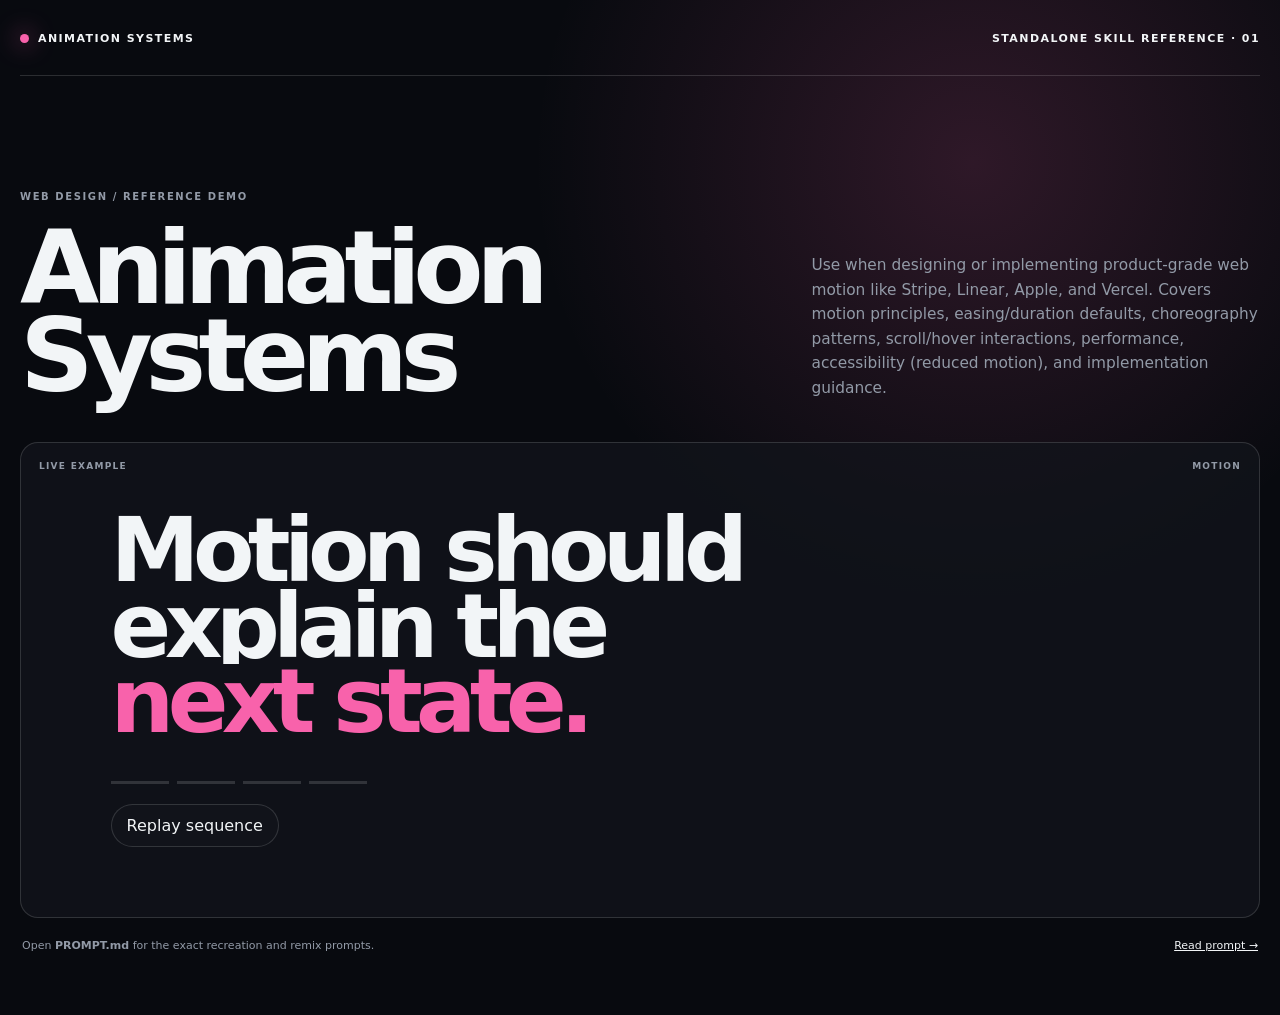
<file: .agents/skills/animation-systems/demo/index.html>
<!doctype html>
<html lang="en">
<head>
  <meta charset="utf-8">
  <meta name="viewport" content="width=device-width, initial-scale=1">
  <link rel="icon" href="data:,">
  <title>Animation Systems · Skill Demo</title>
  <style>:root{--bg:#080a0f;--panel:rgba(18,21,29,.72);--panelStrong:#121620;--ink:#f2f5f7;--muted:#929aa7;--line:rgba(255,255,255,.14);--accent:hsl(331 92% 68%);font-family:Inter,ui-sans-serif,system-ui,-apple-system,BlinkMacSystemFont,"Segoe UI",sans-serif;color:var(--ink);background:var(--bg)}
*{box-sizing:border-box}html{background:var(--bg);scroll-behavior:smooth}body{min-width:320px;margin:0;background:radial-gradient(circle at var(--mx,76%) var(--my,16%),color-mix(in srgb,var(--accent) 16%,transparent),transparent 34%),var(--bg);color:var(--ink)}button,a{font:inherit;color:inherit}button{border:1px solid var(--line);border-radius:999px;padding:11px 15px;background:var(--panel);cursor:pointer}button:hover,button:focus-visible{border-color:var(--accent);outline:2px solid color-mix(in srgb,var(--accent) 42%,transparent);outline-offset:3px}.shell{width:min(1280px,calc(100% - 40px));min-height:100svh;margin:auto;padding:22px 0 40px}.topbar{display:flex;align-items:center;justify-content:space-between;padding:10px 0 30px;border-bottom:1px solid var(--line);font-size:11px;font-weight:700;letter-spacing:.13em;text-transform:uppercase}.brand{display:flex;gap:9px;align-items:center}.brand i{width:9px;height:9px;border-radius:50%;background:var(--accent);box-shadow:0 0 24px var(--accent)}.topbar a{text-decoration:none}.intro{display:grid;grid-template-columns:minmax(0,1.25fr) minmax(260px,.75fr);gap:44px;align-items:end;padding:clamp(54px,9vw,116px) 0 42px}.intro small{display:block;margin-bottom:22px;color:var(--muted);font-size:10px;font-weight:700;letter-spacing:.16em;text-transform:uppercase}.intro h1{max-width:11ch;margin:0;font-size:clamp(48px,8vw,112px);font-weight:580;letter-spacing:-.075em;line-height:.86}.intro p{max-width:48ch;margin:0;color:var(--muted);font-size:clamp(14px,1.2vw,18px);line-height:1.6}.showcase{position:relative;min-height:470px;overflow:hidden;border:1px solid var(--line);border-radius:18px;background:var(--panel);isolation:isolate}.showcaseHeader{position:absolute;z-index:5;top:18px;right:18px;left:18px;display:flex;justify-content:space-between;color:var(--muted);font-size:9px;font-weight:700;letter-spacing:.14em;text-transform:uppercase;pointer-events:none}.layoutStudy{display:grid;grid-template-columns:1.15fr .85fr;min-height:470px}.layoutHero{display:flex;flex-direction:column;justify-content:flex-end;padding:clamp(28px,5vw,70px);border-right:1px solid var(--line)}.layoutHero>span,.kicker{color:var(--muted);font-size:10px;font-weight:700;letter-spacing:.14em;text-transform:uppercase}.layoutHero h2,.landing h2{max-width:9ch;margin:18px 0;font-size:clamp(42px,6vw,84px);line-height:.9;letter-spacing:-.065em}.layoutHero p,.landing p{max-width:38ch;color:var(--muted);line-height:1.55}.layoutCards{display:grid;grid-template-rows:repeat(3,1fr)}.layoutCards article{display:flex;align-items:end;justify-content:space-between;padding:26px;border-bottom:1px solid var(--line)}.layoutCards article:last-child{border:0}.layoutCards b{color:var(--accent);font-size:34px}.layoutCards span{text-transform:uppercase;font-size:10px;letter-spacing:.15em}.pricing{display:grid;grid-template-columns:repeat(3,1fr);gap:1px;min-height:470px;background:var(--line)}.pricing article{display:flex;flex-direction:column;padding:80px 28px 28px;background:var(--panelStrong)}.pricing article.featured{background:linear-gradient(160deg,color-mix(in srgb,var(--accent) 20%,var(--panelStrong)),var(--panelStrong))}.pricing p{font-size:11px;letter-spacing:.13em;text-transform:uppercase}.pricing strong{margin:24px 0 8px;font-size:56px;letter-spacing:-.06em}.pricing span{color:var(--muted)}.pricing button{margin-top:auto}.landing{display:flex;min-height:470px;flex-direction:column;justify-content:center;padding:clamp(40px,8vw,100px);background:radial-gradient(circle at 75% 36%,color-mix(in srgb,var(--accent) 45%,transparent),transparent 24%)}.landing .actions{display:flex;gap:10px;margin-top:24px}.landing .actions button:first-child{color:var(--bg);background:var(--ink)}.landing .proof{display:flex;gap:28px;margin-top:54px;color:var(--muted);font-size:11px}.marquee{display:flex;min-height:470px;align-items:center;overflow:hidden;-webkit-mask-image:linear-gradient(90deg,transparent,#000 15%,#000 85%,transparent);mask-image:linear-gradient(90deg,transparent,#000 15%,#000 85%,transparent)}.marqueeTrack{display:flex;width:max-content;animation:marquee 18s linear infinite}.marqueeTrack span{min-width:220px;padding:34px;border:1px solid var(--line);font-size:22px;font-weight:700;letter-spacing:-.04em;text-align:center}.iconGrid,.contactSheet{display:grid;grid-template-columns:repeat(3,1fr);gap:1px;min-height:470px;background:var(--line)}.iconGrid article,.contactSheet article{position:relative;padding:70px 28px 28px;background:var(--panelStrong)}.number{position:absolute;top:22px;right:22px;color:var(--accent);font-size:11px}.glyph{display:grid;width:110px;height:110px;place-items:center;margin:30px auto;border:1px solid var(--line);border-radius:34px;background:linear-gradient(145deg,color-mix(in srgb,var(--accent) 20%,transparent),transparent);font-size:48px}.iconGrid h3{text-align:center}.contactSheet .asset{height:280px;margin-bottom:22px;border-radius:2px;background-size:cover}.assetOne{background:radial-gradient(circle at 70% 30%,#d9f7ff,transparent 20%),linear-gradient(145deg,#203962,#8db3d6 48%,#d7d5c8)}.assetTwo{background:radial-gradient(circle at 50% 28%,#f1c6a2 0 10%,transparent 11%),linear-gradient(120deg,#1b2738,#754c5a 52%,#e1a77f)}.assetThree{background:repeating-radial-gradient(circle at 30% 65%,#c8b8ff 0 9px,#4c4274 10px 18px,#151629 19px 29px)}.contactSheet b,.contactSheet span{display:block}.contactSheet span{margin-top:8px;color:var(--muted);font-size:11px}.surfaceStudy{display:grid;grid-template-columns:1.4fr .6fr;grid-template-rows:1fr auto;gap:18px;min-height:470px;padding:70px 24px 24px}.surfaceStudy article{border:1px solid var(--line);border-radius:20px;background:linear-gradient(145deg,color-mix(in srgb,var(--accent) 12%,var(--panelStrong)),var(--panelStrong))}.surfaceHero{display:flex;grid-row:1/3;flex-direction:column;justify-content:flex-end;padding:42px}.surfaceHero strong{max-width:8ch;margin-top:20px;font-size:clamp(40px,5vw,72px);line-height:.92;letter-spacing:-.06em}.surfaceHero span,.surfaceCard span{color:var(--muted);font-size:10px;letter-spacing:.14em;text-transform:uppercase}.surfaceCard{display:flex;flex-direction:column;padding:26px}.surfaceCard b{margin:auto 0 4px;font-size:56px}.surfaceCard small{color:var(--muted)}.surfaceControl{align-self:end}.motionStage{display:flex;min-height:470px;flex-direction:column;justify-content:center;padding:70px clamp(28px,7vw,90px)}.maskLine{overflow:hidden;margin:0;font-size:clamp(44px,7vw,98px);font-weight:600;letter-spacing:-.075em;line-height:.84}.maskLine span{display:block;transform:translateY(110%);animation:wordIn .8s cubic-bezier(.16,1,.3,1) forwards}.maskLine:nth-child(2) span{animation-delay:.12s}.maskLine:nth-child(3) span{animation-delay:.24s}.accentLine{color:var(--accent)}.timeline{display:flex;gap:8px;margin:42px 0 20px}.timeline i{width:58px;height:3px;background:var(--line);transform-origin:left;animation:grow .8s .42s both}.timeline i:nth-child(2){animation-delay:.54s}.timeline i:nth-child(3){animation-delay:.66s}.timeline i:nth-child(4){animation-delay:.78s}.replay{width:max-content}.visualization{position:relative;min-height:470px}.visualization canvas{position:absolute;inset:0;width:100%;height:100%}.vizMeta{position:absolute;right:28px;bottom:24px;left:28px;display:grid;grid-template-columns:1fr auto 1fr;align-items:end;color:var(--muted);font-size:10px;letter-spacing:.14em;text-transform:uppercase}.vizMeta strong{color:var(--ink);font-size:48px;letter-spacing:-.06em}.vizMeta span:last-child{text-align:right}.simulation{position:relative;min-height:470px}.goo{position:absolute;inset:0;width:100%;height:100%}.goo circle{fill:var(--accent)}.orbA{animation:orbA 4.4s ease-in-out infinite alternate}.orbB{animation:orbB 5.1s ease-in-out infinite alternate}.reset{position:absolute;right:24px;bottom:24px}.demoNote{display:flex;justify-content:space-between;gap:24px;padding:20px 2px;color:var(--muted);font-size:11px;line-height:1.5}.demoNote a{color:var(--ink)}
.pricingWrap{min-height:470px;padding-top:52px}.billingBar{display:flex;align-items:center;justify-content:space-between;min-height:58px;padding:8px 20px;border-top:1px solid var(--line);color:var(--muted);font-size:10px;letter-spacing:.12em;text-transform:uppercase}.billingBar .billingToggle{padding:8px 12px;background:var(--panelStrong);font-size:10px}.pricingWrap .pricing{min-height:360px}.pricingWrap .pricing article{padding:42px 28px 28px}.vizMeta button{justify-self:end;padding:8px 11px;font-size:9px;letter-spacing:.1em;text-transform:uppercase}

@keyframes marquee{to{transform:translateX(-50%)}}@keyframes wordIn{to{transform:translateY(0)}}@keyframes grow{from{transform:scaleX(0)}to{transform:scaleX(1)}}@keyframes orbA{to{transform:translate(-120px,70px)}}@keyframes orbB{to{transform:translate(80px,120px)}}@media(max-width:760px){.intro{grid-template-columns:1fr;padding-top:60px}.intro h1{font-size:54px}.layoutStudy,.pricing,.iconGrid,.contactSheet,.surfaceStudy{grid-template-columns:1fr}.layoutHero{border-right:0;border-bottom:1px solid var(--line)}.pricing article{min-height:320px}.surfaceHero{grid-row:auto}.showcase{min-height:540px}.topbar span:last-child{display:none}.demoNote{flex-direction:column}.landing .proof{flex-direction:column;gap:8px}.vizMeta{grid-template-columns:1fr auto}.vizMeta span:last-child{display:none}}@media(prefers-reduced-motion:reduce){html{scroll-behavior:auto}.marqueeTrack,.maskLine span,.timeline i,.orbA,.orbB{animation:none;transform:none}}</style>
</head>
<body data-kind="motion" data-skill="animation-systems">
  <main class="shell">
    <nav class="topbar" aria-label="Demo navigation"><a class="brand" href="#"><i></i>Animation Systems</a><span>Standalone skill reference · 01</span></nav>
    <header class="intro">
      <div><small>web design / reference demo</small><h1>Animation Systems</h1></div>
      <p>Use when designing or implementing product-grade web motion like Stripe, Linear, Apple, and Vercel. Covers motion principles, easing/duration defaults, choreography patterns, scroll/hover interactions, performance, accessibility (reduced motion), and implementation guidance.</p>
    </header>
    <section class="showcase" aria-label="Animation Systems demonstration">
      <div class="showcaseHeader"><span>Live example</span><span>motion</span></div>
<div class="motionStage">
  <p class="maskLine"><span>Motion should</span></p>
  <p class="maskLine"><span>explain the</span></p>
  <p class="maskLine accentLine"><span>next state.</span></p>
  <div class="timeline"><i></i><i></i><i></i><i></i></div>
  <button class="replay">Replay sequence</button>
</div>
    </section>
    <footer class="demoNote"><span>Open <strong>PROMPT.md</strong> for the exact recreation and remix prompts.</span><a href="PROMPT.md">Read prompt →</a></footer>
  </main>
  <script>const reduced=matchMedia("(prefers-reduced-motion: reduce)").matches;addEventListener("pointermove",event=>{document.body.style.setProperty("--mx",event.clientX+"px");document.body.style.setProperty("--my",event.clientY+"px")},{passive:true});const billing=document.querySelector(".billingToggle");if(billing)billing.addEventListener("click",()=>{const annual=billing.getAttribute("aria-pressed")!=="true";billing.setAttribute("aria-pressed",String(annual));billing.textContent=annual?"Show monthly pricing":"Show annual pricing";document.querySelectorAll(".pricing strong").forEach(price=>price.textContent=annual?price.dataset.annual:price.dataset.monthly)});const replay=document.querySelector(".replay");if(replay)replay.addEventListener("click",()=>{document.querySelectorAll(".maskLine span,.timeline i").forEach(node=>{node.style.animation="none";node.offsetHeight;node.style.animation=""})});const reset=document.querySelector(".reset");if(reset)reset.addEventListener("click",()=>document.querySelectorAll(".orbA,.orbB").forEach(node=>{node.style.animation="none";node.offsetHeight;node.style.animation=""}));const canvas=document.querySelector("canvas");if(canvas&&!reduced){const context=canvas.getContext("2d");let width=0,height=0,frame=0,time=0;const mode="field";const bodies=Array.from({length:14},(_,i)=>({x:80+(i%7)*92,y:40+Math.floor(i/7)*70,vx:(i%3-1)*.7,vy:0,r:12+(i%4)*5}));const resetBodies=()=>bodies.forEach((body,i)=>{body.x=40+(i%7)*Math.max(32,(width-80)/6);body.y=35+Math.floor(i/7)*58;body.vx=(i%3-1)*.7;body.vy=0});const resetBodiesButton=document.querySelector(".resetBodies");if(resetBodiesButton)resetBodiesButton.addEventListener("click",resetBodies);const resize=()=>{const rect=canvas.getBoundingClientRect();const ratio=Math.min(devicePixelRatio||1,2);width=rect.width;height=rect.height;canvas.width=Math.round(width*ratio);canvas.height=Math.round(height*ratio);context.setTransform(ratio,0,0,ratio,0,0)};const draw=()=>{frame=requestAnimationFrame(draw);time+=.008;context.clearRect(0,0,width,height);const accent=getComputedStyle(document.documentElement).getPropertyValue("--accent").trim();if(mode==="globe"){const radius=Math.min(width,height)*.29;const cx=width*.5,cy=height*.47;context.fillStyle=accent;for(let i=0;i<360;i++){const phi=Math.acos(1-2*(i+.5)/360);const theta=Math.PI*(1+Math.sqrt(5))*i+time;const x=Math.sin(phi)*Math.cos(theta);const y=Math.cos(phi);const z=Math.sin(phi)*Math.sin(theta);const scale=(z+1.7)/2.7;context.globalAlpha=.16+.74*scale;context.beginPath();context.arc(cx+x*radius,cy+y*radius,Math.max(.7,2.2*scale),0,Math.PI*2);context.fill()}context.globalAlpha=.16;context.strokeStyle=accent;context.beginPath();context.ellipse(cx,cy+radius*.18,radius*1.34,radius*.34,time*.4,0,Math.PI*2);context.stroke()}else if(mode==="object"){const size=Math.min(width,height)*.24,cx=width*.5,cy=height*.48;const vertices=[[-1,-1,-1],[1,-1,-1],[1,1,-1],[-1,1,-1],[-1,-1,1],[1,-1,1],[1,1,1],[-1,1,1]];const edges=[[0,1],[1,2],[2,3],[3,0],[4,5],[5,6],[6,7],[7,4],[0,4],[1,5],[2,6],[3,7]];const points=vertices.map(([x,y,z])=>{const a=time*1.1,b=time*.73;const x1=x*Math.cos(a)-z*Math.sin(a),z1=x*Math.sin(a)+z*Math.cos(a),y1=y*Math.cos(b)-z1*Math.sin(b),z2=y*Math.sin(b)+z1*Math.cos(b),p=3.8/(z2+5);return{x:cx+x1*size*p,y:cy+y1*size*p,z:z2,p}});context.strokeStyle=accent;context.lineWidth=1.4;context.shadowColor=accent;context.shadowBlur=12;for(const [a,b] of edges){context.globalAlpha=.25+.45*((points[a].z+points[b].z+4)/8);context.beginPath();context.moveTo(points[a].x,points[a].y);context.lineTo(points[b].x,points[b].y);context.stroke()}context.fillStyle=accent;for(const point of points){context.globalAlpha=.55+.35*(point.z+2)/4;context.beginPath();context.arc(point.x,point.y,3.2*point.p,0,Math.PI*2);context.fill()}context.shadowBlur=0}else if(mode==="matter"){context.fillStyle=accent;for(const body of bodies){body.vy+=.16;body.x+=body.vx;body.y+=body.vy;if(body.x<body.r||body.x>width-body.r){body.vx*=-.94;body.x=Math.max(body.r,Math.min(width-body.r,body.x))}if(body.y>height-body.r-30){body.y=height-body.r-30;body.vy*=-.78}context.globalAlpha=.28+.45*(body.r/32);context.beginPath();context.arc(body.x,body.y,body.r,0,Math.PI*2);context.fill()}context.globalAlpha=.22;context.fillRect(0,height-31,width,1)}else{context.strokeStyle=accent;context.lineWidth=1;for(let i=0;i<18;i++){const y=(i/17)*height;context.globalAlpha=.08+.12*Math.sin(time+i*.4);context.beginPath();for(let x=0;x<=width;x+=12){const wave=Math.sin(x*.012+i*.54+time*3)*18*Math.sin(i/17*Math.PI);context.lineTo(x,y+wave)}context.stroke()}context.globalAlpha=.65;const x=width*(.52+.16*Math.sin(time*.6));const gradient=context.createLinearGradient(x,0,x+2,0);gradient.addColorStop(0,"transparent");gradient.addColorStop(.5,"white");gradient.addColorStop(1,"transparent");context.fillStyle=gradient;context.fillRect(x,0,3,height)}};resize();new ResizeObserver(resize).observe(canvas);const visibility=()=>{if(document.hidden){cancelAnimationFrame(frame);frame=0}else if(!frame)draw()};document.addEventListener("visibilitychange",visibility);draw();}</script>
</body>
</html>
</file>
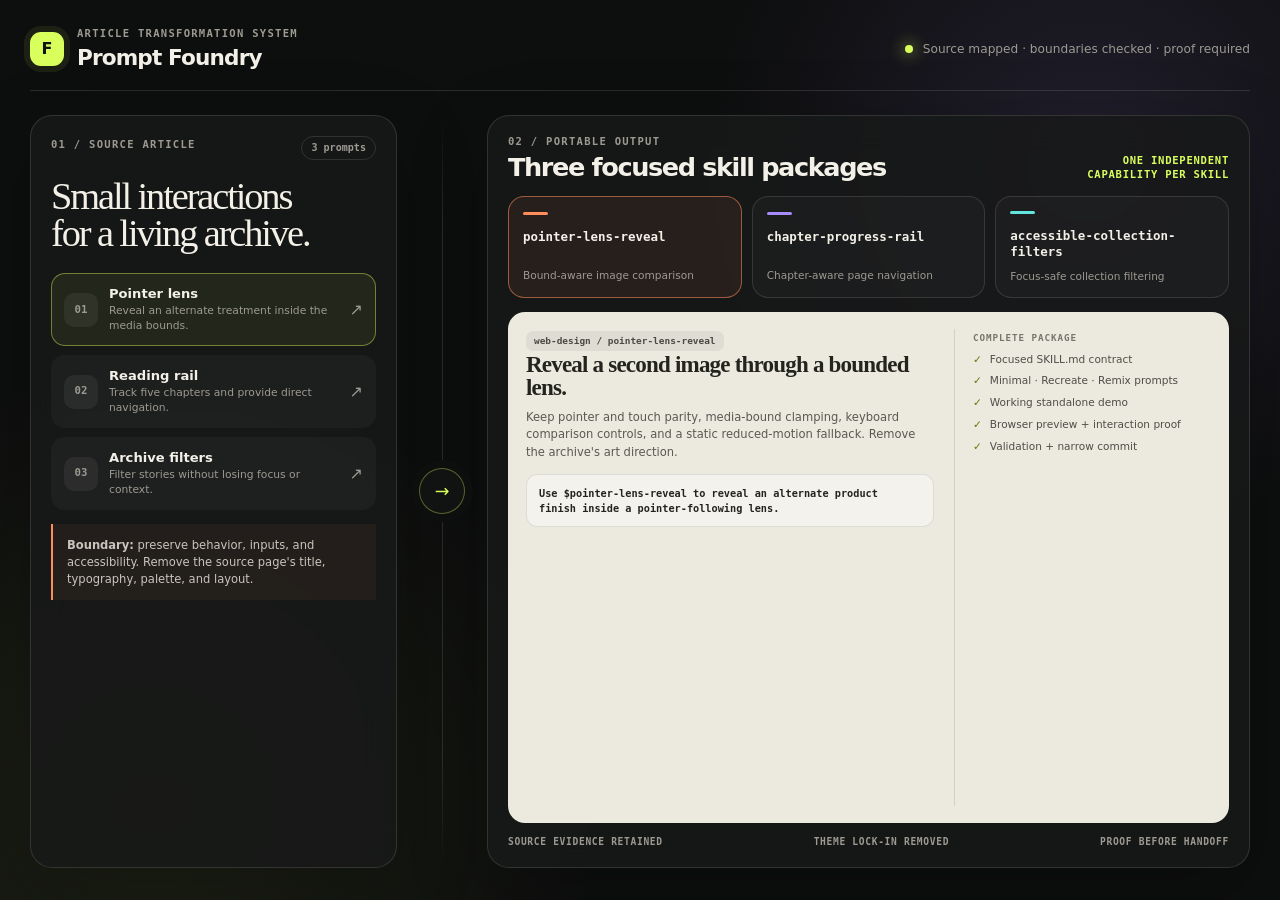
<file: .agents/skills/article-prompts-to-skills/demo/index.html>
<!doctype html>
<html lang="en">
<head>
  <meta charset="utf-8">
  <meta name="viewport" content="width=device-width, initial-scale=1">
  <title>Prompt Foundry — Article to Skill Packages</title>
  <style>
    :root {
      color-scheme: dark;
      --ink: #f3f0e8;
      --muted: #9d9a92;
      --line: rgba(243, 240, 232, 0.13);
      --panel: rgba(24, 25, 25, 0.86);
      --lime: #d9ff5c;
      --orange: #ff8d5c;
      --violet: #a78bfa;
      --cyan: #62e5dc;
      --radius: 22px;
    }

    * { box-sizing: border-box; }

    body {
      margin: 0;
      min-width: 320px;
      min-height: 100vh;
      color: var(--ink);
      background:
        radial-gradient(circle at 85% 18%, rgba(167, 139, 250, 0.13), transparent 24rem),
        radial-gradient(circle at 12% 90%, rgba(217, 255, 92, 0.08), transparent 28rem),
        #0d0e0e;
      font-family: Inter, ui-sans-serif, system-ui, -apple-system, BlinkMacSystemFont, "Segoe UI", sans-serif;
      -webkit-font-smoothing: antialiased;
    }

    button { font: inherit; }

    .shell {
      width: min(1440px, 100%);
      min-height: 100vh;
      margin: 0 auto;
      padding: 28px 30px 32px;
      display: grid;
      grid-template-rows: auto 1fr;
      gap: 24px;
    }

    header {
      display: flex;
      align-items: center;
      justify-content: space-between;
      gap: 24px;
      padding-bottom: 20px;
      border-bottom: 1px solid var(--line);
    }

    .brand {
      display: flex;
      align-items: center;
      gap: 13px;
      min-width: 0;
    }

    .brand-mark {
      width: 34px;
      aspect-ratio: 1;
      border-radius: 11px;
      display: grid;
      place-items: center;
      color: #111;
      background: var(--lime);
      box-shadow: 0 0 0 6px rgba(217, 255, 92, 0.08);
      font-weight: 900;
    }

    .brand h1 {
      margin: 0;
      font-size: clamp(1rem, 1.8vw, 1.35rem);
      letter-spacing: -0.04em;
    }

    .eyebrow {
      margin: 0 0 5px;
      color: var(--muted);
      font: 650 0.66rem/1.1 ui-monospace, SFMono-Regular, Menlo, monospace;
      letter-spacing: 0.12em;
      text-transform: uppercase;
    }

    .status {
      display: flex;
      align-items: center;
      gap: 10px;
      color: var(--muted);
      font-size: 0.76rem;
      white-space: nowrap;
    }

    .status::before {
      content: "";
      width: 8px;
      height: 8px;
      border-radius: 50%;
      background: var(--lime);
      box-shadow: 0 0 16px var(--lime);
    }

    main {
      min-height: 0;
      display: grid;
      grid-template-columns: minmax(250px, 0.76fr) 54px minmax(520px, 1.58fr);
      gap: 18px;
      align-items: stretch;
    }

    .panel {
      min-width: 0;
      padding: 20px;
      border: 1px solid var(--line);
      border-radius: var(--radius);
      background: var(--panel);
      box-shadow: 0 24px 80px rgba(0, 0, 0, 0.24);
      backdrop-filter: blur(18px);
    }

    .panel-head {
      display: flex;
      align-items: center;
      justify-content: space-between;
      gap: 16px;
      margin-bottom: 18px;
    }

    .counter {
      padding: 6px 9px;
      border: 1px solid var(--line);
      border-radius: 999px;
      color: var(--muted);
      font: 700 0.63rem/1 ui-monospace, SFMono-Regular, Menlo, monospace;
    }

    .source-title {
      margin: 0 0 22px;
      max-width: 14ch;
      font: 500 clamp(1.9rem, 3vw, 3.4rem)/0.96 Georgia, serif;
      letter-spacing: -0.055em;
    }

    .prompt-list {
      display: grid;
      gap: 9px;
    }

    .prompt {
      width: 100%;
      display: grid;
      grid-template-columns: 34px 1fr auto;
      gap: 11px;
      align-items: center;
      padding: 12px;
      border: 1px solid transparent;
      border-radius: 14px;
      color: var(--ink);
      background: rgba(255, 255, 255, 0.035);
      text-align: left;
      cursor: pointer;
      transition: border-color 180ms ease, background 180ms ease, transform 180ms ease;
    }

    .prompt:hover { transform: translateY(-1px); }
    .prompt[aria-pressed="true"] {
      border-color: rgba(217, 255, 92, 0.42);
      background: rgba(217, 255, 92, 0.075);
    }

    .prompt:focus-visible,
    .skill-card:focus-visible {
      outline: 2px solid var(--lime);
      outline-offset: 3px;
    }

    .num {
      width: 34px;
      aspect-ratio: 1;
      display: grid;
      place-items: center;
      border-radius: 10px;
      background: rgba(255, 255, 255, 0.06);
      color: var(--muted);
      font: 700 0.67rem/1 ui-monospace, SFMono-Regular, Menlo, monospace;
    }

    .prompt strong {
      display: block;
      margin-bottom: 3px;
      font-size: 0.82rem;
    }

    .prompt small {
      display: block;
      color: var(--muted);
      font-size: 0.67rem;
      line-height: 1.35;
    }

    .arrow { color: var(--muted); }

    .boundary {
      margin-top: 14px;
      padding: 13px 14px;
      border-left: 2px solid var(--orange);
      color: #c9c5bc;
      background: rgba(255, 141, 92, 0.055);
      font-size: 0.72rem;
      line-height: 1.45;
    }

    .transform {
      display: flex;
      align-items: center;
      justify-content: center;
      position: relative;
    }

    .transform::before {
      content: "";
      position: absolute;
      inset: 0 50%;
      width: 1px;
      background: linear-gradient(transparent, var(--line) 15%, var(--line) 85%, transparent);
    }

    .transform-mark {
      z-index: 1;
      width: 46px;
      aspect-ratio: 1;
      display: grid;
      place-items: center;
      border: 1px solid rgba(217, 255, 92, 0.35);
      border-radius: 50%;
      color: var(--lime);
      background: #111212;
      box-shadow: 0 0 0 8px #0d0e0e;
      font-size: 1.1rem;
    }

    .output-panel {
      display: grid;
      grid-template-rows: auto auto 1fr;
      gap: 14px;
    }

    .output-intro {
      display: flex;
      align-items: end;
      justify-content: space-between;
      gap: 20px;
    }

    .output-intro h2 {
      margin: 0;
      font-size: clamp(1.35rem, 2vw, 2.15rem);
      letter-spacing: -0.055em;
    }

    .rule {
      color: var(--lime);
      font: 700 0.66rem/1.4 ui-monospace, SFMono-Regular, Menlo, monospace;
      text-align: right;
      text-transform: uppercase;
      letter-spacing: 0.07em;
    }

    .skill-grid {
      display: grid;
      grid-template-columns: repeat(3, minmax(0, 1fr));
      gap: 10px;
    }

    .skill-card {
      min-width: 0;
      padding: 14px;
      border: 1px solid var(--line);
      border-radius: 16px;
      background: rgba(255, 255, 255, 0.025);
      color: var(--ink);
      text-align: left;
      cursor: pointer;
      transition: border-color 180ms ease, transform 180ms ease, background 180ms ease;
    }

    .skill-card:hover { transform: translateY(-2px); }
    .skill-card[aria-selected="true"] {
      border-color: color-mix(in srgb, var(--accent) 55%, transparent);
      background: color-mix(in srgb, var(--accent) 8%, transparent);
    }

    .skill-card::before {
      content: "";
      display: block;
      width: 25px;
      height: 3px;
      margin-bottom: 14px;
      border-radius: 99px;
      background: var(--accent);
    }

    .skill-card:nth-child(1) { --accent: var(--orange); }
    .skill-card:nth-child(2) { --accent: var(--violet); }
    .skill-card:nth-child(3) { --accent: var(--cyan); }

    .skill-card strong {
      display: block;
      min-height: 2.5em;
      font: 700 0.78rem/1.3 ui-monospace, SFMono-Regular, Menlo, monospace;
      overflow-wrap: anywhere;
    }

    .skill-card span {
      display: block;
      margin-top: 8px;
      color: var(--muted);
      font-size: 0.66rem;
      line-height: 1.4;
    }

    .detail {
      min-height: 0;
      padding: 17px 18px;
      border-radius: 17px;
      color: #24241f;
      background: #ece9df;
      display: grid;
      grid-template-columns: minmax(0, 1fr) minmax(190px, 0.63fr);
      gap: 20px;
      overflow: hidden;
    }

    .detail h3 {
      margin: 2px 0 10px;
      font: 650 clamp(1.25rem, 1.8vw, 1.8rem)/1 Georgia, serif;
      letter-spacing: -0.035em;
    }

    .path {
      display: inline-flex;
      padding: 5px 8px;
      border-radius: 7px;
      color: #4a4943;
      background: rgba(0, 0, 0, 0.055);
      font: 700 0.59rem/1 ui-monospace, SFMono-Regular, Menlo, monospace;
    }

    .detail-copy {
      margin: 0;
      max-width: 60ch;
      color: #5b5952;
      font-size: 0.72rem;
      line-height: 1.5;
    }

    .prompt-box {
      margin-top: 13px;
      padding: 11px 12px;
      border: 1px solid rgba(0, 0, 0, 0.09);
      border-radius: 11px;
      background: rgba(255, 255, 255, 0.42);
      font: 600 0.64rem/1.45 ui-monospace, SFMono-Regular, Menlo, monospace;
    }

    .checks {
      align-self: stretch;
      padding-left: 18px;
      border-left: 1px solid rgba(0, 0, 0, 0.11);
    }

    .checks h4 {
      margin: 4px 0 10px;
      color: #77746b;
      font: 800 0.58rem/1 ui-monospace, SFMono-Regular, Menlo, monospace;
      letter-spacing: 0.1em;
      text-transform: uppercase;
    }

    .checks ul {
      list-style: none;
      margin: 0;
      padding: 0;
      display: grid;
      gap: 8px;
    }

    .checks li {
      display: flex;
      gap: 8px;
      color: #4f4d47;
      font-size: 0.66rem;
      line-height: 1.3;
    }

    .checks li::before {
      content: "✓";
      color: #607c00;
      font-weight: 900;
    }

    .footer-note {
      display: flex;
      justify-content: space-between;
      gap: 14px;
      color: var(--muted);
      font: 650 0.6rem/1 ui-monospace, SFMono-Regular, Menlo, monospace;
      text-transform: uppercase;
      letter-spacing: 0.07em;
    }

    @media (max-width: 980px) {
      .shell { padding: 22px; }
      main { grid-template-columns: 0.82fr 38px 1.35fr; }
      .detail { grid-template-columns: 1fr; }
      .checks { padding: 13px 0 0; border-left: 0; border-top: 1px solid rgba(0,0,0,.11); }
    }

    @media (max-width: 760px) {
      .shell { padding: 18px 14px 24px; }
      header { align-items: flex-start; }
      .status { display: none; }
      main { grid-template-columns: 1fr; }
      .transform { min-height: 32px; }
      .transform::before { inset: 50% 0; width: auto; height: 1px; }
      .transform-mark { transform: rotate(90deg); }
      .skill-grid { grid-template-columns: 1fr; }
      .skill-card { display: grid; grid-template-columns: 28px minmax(0, 1fr); column-gap: 9px; }
      .skill-card::before { grid-row: 1 / 3; width: 3px; height: 100%; margin: 0; }
      .skill-card strong { min-height: 0; }
      .skill-card span { margin-top: 4px; }
      .output-intro { align-items: flex-start; }
      .rule { max-width: 13ch; }
    }

    @media (prefers-reduced-motion: reduce) {
      *, *::before, *::after { scroll-behavior: auto !important; transition-duration: 0.001ms !important; }
    }
  </style>
</head>
<body>
  <div class="shell">
    <header>
      <div class="brand">
        <div class="brand-mark" aria-hidden="true">F</div>
        <div>
          <p class="eyebrow">Article transformation system</p>
          <h1>Prompt Foundry</h1>
        </div>
      </div>
      <div class="status">Source mapped · boundaries checked · proof required</div>
    </header>

    <main>
      <section class="panel source-panel" aria-labelledby="source-title">
        <div class="panel-head">
          <p class="eyebrow">01 / source article</p>
          <span class="counter">3 prompts</span>
        </div>
        <h2 class="source-title" id="source-title">Small interactions for a living archive.</h2>

        <div class="prompt-list" aria-label="Source prompts">
          <button class="prompt" type="button" data-skill="lens" aria-pressed="true">
            <span class="num">01</span>
            <span><strong>Pointer lens</strong><small>Reveal an alternate treatment inside the media bounds.</small></span>
            <span class="arrow" aria-hidden="true">↗</span>
          </button>
          <button class="prompt" type="button" data-skill="rail" aria-pressed="false">
            <span class="num">02</span>
            <span><strong>Reading rail</strong><small>Track five chapters and provide direct navigation.</small></span>
            <span class="arrow" aria-hidden="true">↗</span>
          </button>
          <button class="prompt" type="button" data-skill="filters" aria-pressed="false">
            <span class="num">03</span>
            <span><strong>Archive filters</strong><small>Filter stories without losing focus or context.</small></span>
            <span class="arrow" aria-hidden="true">↗</span>
          </button>
        </div>

        <div class="boundary"><strong>Boundary:</strong> preserve behavior, inputs, and accessibility. Remove the source page's title, typography, palette, and layout.</div>
      </section>

      <div class="transform" aria-hidden="true"><div class="transform-mark">→</div></div>

      <section class="panel output-panel" aria-labelledby="output-title">
        <div class="output-intro">
          <div>
            <p class="eyebrow">02 / portable output</p>
            <h2 id="output-title">Three focused skill packages</h2>
          </div>
          <div class="rule">One independent<br>capability per skill</div>
        </div>

        <div class="skill-grid" role="tablist" aria-label="Proposed skills">
          <button class="skill-card" id="tab-lens" type="button" role="tab" data-skill="lens" aria-controls="skill-detail" aria-selected="true">
            <strong>pointer-lens-reveal</strong>
            <span>Bound-aware image comparison</span>
          </button>
          <button class="skill-card" id="tab-rail" type="button" role="tab" data-skill="rail" aria-controls="skill-detail" aria-selected="false">
            <strong>chapter-progress-rail</strong>
            <span>Chapter-aware page navigation</span>
          </button>
          <button class="skill-card" id="tab-filters" type="button" role="tab" data-skill="filters" aria-controls="skill-detail" aria-selected="false">
            <strong>accessible-collection-filters</strong>
            <span>Focus-safe collection filtering</span>
          </button>
        </div>

        <div class="detail" id="skill-detail" role="tabpanel" aria-labelledby="tab-lens" tabindex="0">
          <div>
            <span class="path" id="detail-path">web-design / pointer-lens-reveal</span>
            <h3 id="detail-title">Reveal a second image through a bounded lens.</h3>
            <p class="detail-copy" id="detail-copy">Keep pointer and touch parity, media-bound clamping, keyboard comparison controls, and a static reduced-motion fallback. Remove the archive's art direction.</p>
            <div class="prompt-box" id="detail-prompt">Use $pointer-lens-reveal to reveal an alternate product finish inside a pointer-following lens.</div>
          </div>
          <aside class="checks" aria-label="Package checklist">
            <h4>Complete package</h4>
            <ul>
              <li>Focused SKILL.md contract</li>
              <li>Minimal · Recreate · Remix prompts</li>
              <li>Working standalone demo</li>
              <li>Browser preview + interaction proof</li>
              <li>Validation + narrow commit</li>
            </ul>
          </aside>
        </div>

        <div class="footer-note"><span>Source evidence retained</span><span>Theme lock-in removed</span><span>Proof before handoff</span></div>
      </section>
    </main>
  </div>

  <script>
    const skills = {
      lens: {
        path: "web-design / pointer-lens-reveal",
        title: "Reveal a second image through a bounded lens.",
        copy: "Keep pointer and touch parity, media-bound clamping, keyboard comparison controls, and a static reduced-motion fallback. Remove the archive's art direction.",
        prompt: "Use $pointer-lens-reveal to reveal an alternate product finish inside a pointer-following lens."
      },
      rail: {
        path: "web-design / chapter-progress-rail",
        title: "Connect reading progress to direct chapter navigation.",
        copy: "Keep viewport-center section detection, anchored navigation, visible keyboard focus, and responsive collapse. Remove the source article's chapter count and rail styling.",
        prompt: "Use $chapter-progress-rail to add an accessible five-chapter progress rail to this product story."
      },
      filters: {
        path: "web-design / accessible-collection-filters",
        title: "Filter a collection without losing focus or context.",
        copy: "Keep live result announcements, focus preservation, deterministic filtering, and the no-motion layout fallback. Remove the source topics, cards, and editorial palette.",
        prompt: "Use $accessible-collection-filters to add focus-safe topic filters to this resource library."
      }
    };

    const sourceButtons = [...document.querySelectorAll(".prompt")];
    const skillButtons = [...document.querySelectorAll(".skill-card")];
    const detail = document.querySelector("#skill-detail");
    const path = document.querySelector("#detail-path");
    const title = document.querySelector("#detail-title");
    const copy = document.querySelector("#detail-copy");
    const prompt = document.querySelector("#detail-prompt");

    function selectSkill(key, moveFocus = false) {
      const data = skills[key];
      sourceButtons.forEach((button) => button.setAttribute("aria-pressed", String(button.dataset.skill === key)));
      skillButtons.forEach((button) => {
        const selected = button.dataset.skill === key;
        button.setAttribute("aria-selected", String(selected));
        button.tabIndex = selected ? 0 : -1;
        if (selected) detail.setAttribute("aria-labelledby", button.id);
      });
      path.textContent = data.path;
      title.textContent = data.title;
      copy.textContent = data.copy;
      prompt.textContent = data.prompt;
      if (moveFocus) skillButtons.find((button) => button.dataset.skill === key).focus();
    }

    [...sourceButtons, ...skillButtons].forEach((button) => {
      button.addEventListener("click", () => selectSkill(button.dataset.skill));
    });

    skillButtons.forEach((button, index) => {
      button.addEventListener("keydown", (event) => {
        if (!['ArrowLeft', 'ArrowRight'].includes(event.key)) return;
        event.preventDefault();
        const direction = event.key === 'ArrowRight' ? 1 : -1;
        const next = (index + direction + skillButtons.length) % skillButtons.length;
        selectSkill(skillButtons[next].dataset.skill, true);
      });
    });
  </script>
</body>
</html>
</file>
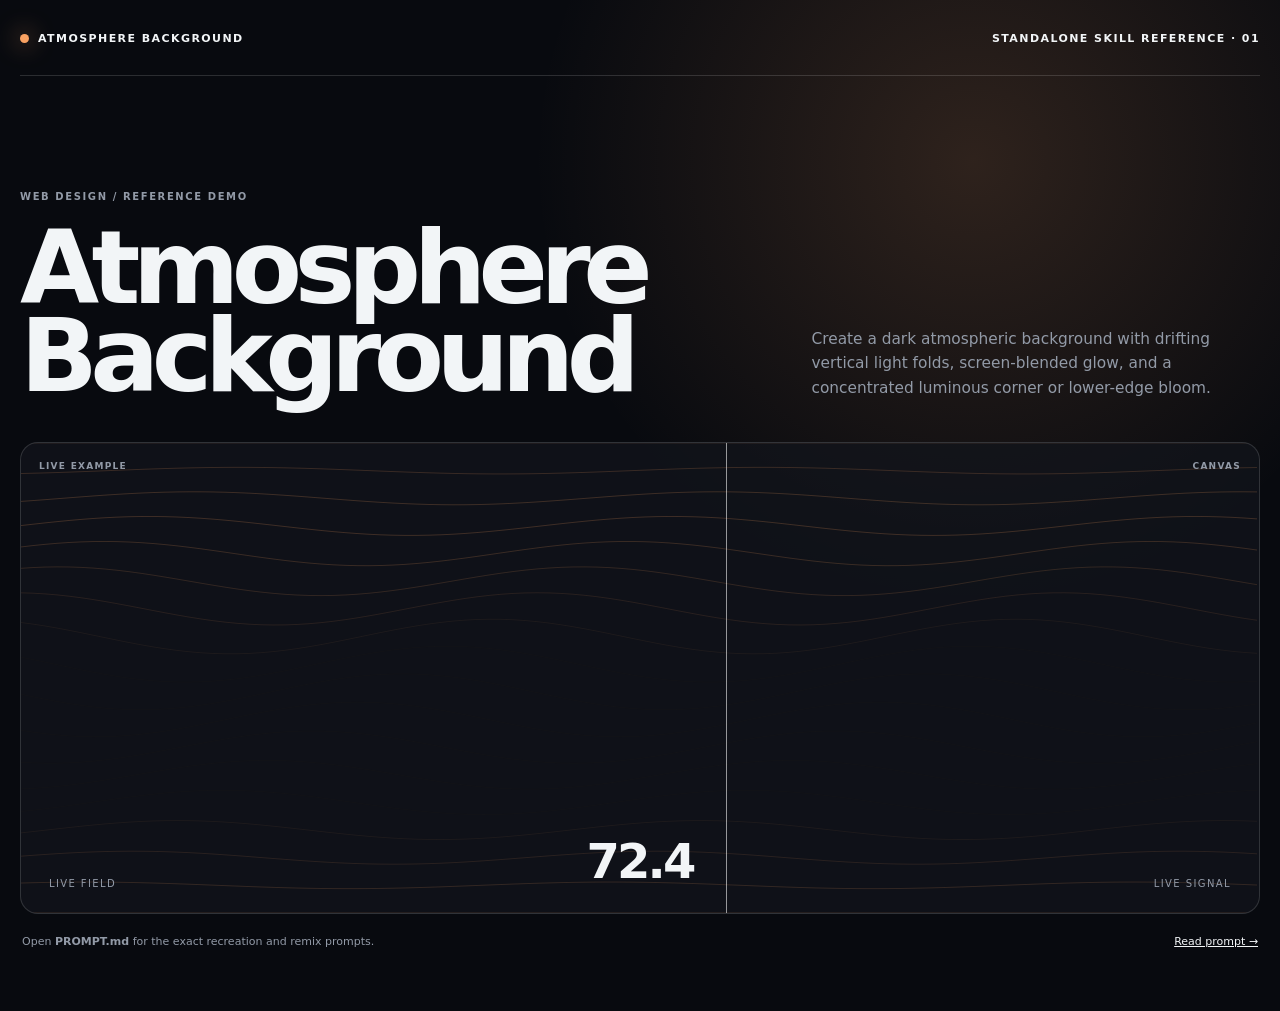
<file: .agents/skills/atmosphere-background/demo/index.html>
<!doctype html>
<html lang="en">
<head>
  <meta charset="utf-8">
  <meta name="viewport" content="width=device-width, initial-scale=1">
  <link rel="icon" href="data:,">
  <title>Atmosphere Background · Skill Demo</title>
  <style>:root{--bg:#080a0f;--panel:rgba(18,21,29,.72);--panelStrong:#121620;--ink:#f2f5f7;--muted:#929aa7;--line:rgba(255,255,255,.14);--accent:hsl(25 92% 68%);font-family:Inter,ui-sans-serif,system-ui,-apple-system,BlinkMacSystemFont,"Segoe UI",sans-serif;color:var(--ink);background:var(--bg)}
*{box-sizing:border-box}html{background:var(--bg);scroll-behavior:smooth}body{min-width:320px;margin:0;background:radial-gradient(circle at var(--mx,76%) var(--my,16%),color-mix(in srgb,var(--accent) 16%,transparent),transparent 34%),var(--bg);color:var(--ink)}button,a{font:inherit;color:inherit}button{border:1px solid var(--line);border-radius:999px;padding:11px 15px;background:var(--panel);cursor:pointer}button:hover,button:focus-visible{border-color:var(--accent);outline:2px solid color-mix(in srgb,var(--accent) 42%,transparent);outline-offset:3px}.shell{width:min(1280px,calc(100% - 40px));min-height:100svh;margin:auto;padding:22px 0 40px}.topbar{display:flex;align-items:center;justify-content:space-between;padding:10px 0 30px;border-bottom:1px solid var(--line);font-size:11px;font-weight:700;letter-spacing:.13em;text-transform:uppercase}.brand{display:flex;gap:9px;align-items:center}.brand i{width:9px;height:9px;border-radius:50%;background:var(--accent);box-shadow:0 0 24px var(--accent)}.topbar a{text-decoration:none}.intro{display:grid;grid-template-columns:minmax(0,1.25fr) minmax(260px,.75fr);gap:44px;align-items:end;padding:clamp(54px,9vw,116px) 0 42px}.intro small{display:block;margin-bottom:22px;color:var(--muted);font-size:10px;font-weight:700;letter-spacing:.16em;text-transform:uppercase}.intro h1{max-width:11ch;margin:0;font-size:clamp(48px,8vw,112px);font-weight:580;letter-spacing:-.075em;line-height:.86}.intro p{max-width:48ch;margin:0;color:var(--muted);font-size:clamp(14px,1.2vw,18px);line-height:1.6}.showcase{position:relative;min-height:470px;overflow:hidden;border:1px solid var(--line);border-radius:18px;background:var(--panel);isolation:isolate}.showcaseHeader{position:absolute;z-index:5;top:18px;right:18px;left:18px;display:flex;justify-content:space-between;color:var(--muted);font-size:9px;font-weight:700;letter-spacing:.14em;text-transform:uppercase;pointer-events:none}.layoutStudy{display:grid;grid-template-columns:1.15fr .85fr;min-height:470px}.layoutHero{display:flex;flex-direction:column;justify-content:flex-end;padding:clamp(28px,5vw,70px);border-right:1px solid var(--line)}.layoutHero>span,.kicker{color:var(--muted);font-size:10px;font-weight:700;letter-spacing:.14em;text-transform:uppercase}.layoutHero h2,.landing h2{max-width:9ch;margin:18px 0;font-size:clamp(42px,6vw,84px);line-height:.9;letter-spacing:-.065em}.layoutHero p,.landing p{max-width:38ch;color:var(--muted);line-height:1.55}.layoutCards{display:grid;grid-template-rows:repeat(3,1fr)}.layoutCards article{display:flex;align-items:end;justify-content:space-between;padding:26px;border-bottom:1px solid var(--line)}.layoutCards article:last-child{border:0}.layoutCards b{color:var(--accent);font-size:34px}.layoutCards span{text-transform:uppercase;font-size:10px;letter-spacing:.15em}.pricing{display:grid;grid-template-columns:repeat(3,1fr);gap:1px;min-height:470px;background:var(--line)}.pricing article{display:flex;flex-direction:column;padding:80px 28px 28px;background:var(--panelStrong)}.pricing article.featured{background:linear-gradient(160deg,color-mix(in srgb,var(--accent) 20%,var(--panelStrong)),var(--panelStrong))}.pricing p{font-size:11px;letter-spacing:.13em;text-transform:uppercase}.pricing strong{margin:24px 0 8px;font-size:56px;letter-spacing:-.06em}.pricing span{color:var(--muted)}.pricing button{margin-top:auto}.landing{display:flex;min-height:470px;flex-direction:column;justify-content:center;padding:clamp(40px,8vw,100px);background:radial-gradient(circle at 75% 36%,color-mix(in srgb,var(--accent) 45%,transparent),transparent 24%)}.landing .actions{display:flex;gap:10px;margin-top:24px}.landing .actions button:first-child{color:var(--bg);background:var(--ink)}.landing .proof{display:flex;gap:28px;margin-top:54px;color:var(--muted);font-size:11px}.marquee{display:flex;min-height:470px;align-items:center;overflow:hidden;-webkit-mask-image:linear-gradient(90deg,transparent,#000 15%,#000 85%,transparent);mask-image:linear-gradient(90deg,transparent,#000 15%,#000 85%,transparent)}.marqueeTrack{display:flex;width:max-content;animation:marquee 18s linear infinite}.marqueeTrack span{min-width:220px;padding:34px;border:1px solid var(--line);font-size:22px;font-weight:700;letter-spacing:-.04em;text-align:center}.iconGrid,.contactSheet{display:grid;grid-template-columns:repeat(3,1fr);gap:1px;min-height:470px;background:var(--line)}.iconGrid article,.contactSheet article{position:relative;padding:70px 28px 28px;background:var(--panelStrong)}.number{position:absolute;top:22px;right:22px;color:var(--accent);font-size:11px}.glyph{display:grid;width:110px;height:110px;place-items:center;margin:30px auto;border:1px solid var(--line);border-radius:34px;background:linear-gradient(145deg,color-mix(in srgb,var(--accent) 20%,transparent),transparent);font-size:48px}.iconGrid h3{text-align:center}.contactSheet .asset{height:280px;margin-bottom:22px;border-radius:2px;background-size:cover}.assetOne{background:radial-gradient(circle at 70% 30%,#d9f7ff,transparent 20%),linear-gradient(145deg,#203962,#8db3d6 48%,#d7d5c8)}.assetTwo{background:radial-gradient(circle at 50% 28%,#f1c6a2 0 10%,transparent 11%),linear-gradient(120deg,#1b2738,#754c5a 52%,#e1a77f)}.assetThree{background:repeating-radial-gradient(circle at 30% 65%,#c8b8ff 0 9px,#4c4274 10px 18px,#151629 19px 29px)}.contactSheet b,.contactSheet span{display:block}.contactSheet span{margin-top:8px;color:var(--muted);font-size:11px}.surfaceStudy{display:grid;grid-template-columns:1.4fr .6fr;grid-template-rows:1fr auto;gap:18px;min-height:470px;padding:70px 24px 24px}.surfaceStudy article{border:1px solid var(--line);border-radius:20px;background:linear-gradient(145deg,color-mix(in srgb,var(--accent) 12%,var(--panelStrong)),var(--panelStrong))}.surfaceHero{display:flex;grid-row:1/3;flex-direction:column;justify-content:flex-end;padding:42px}.surfaceHero strong{max-width:8ch;margin-top:20px;font-size:clamp(40px,5vw,72px);line-height:.92;letter-spacing:-.06em}.surfaceHero span,.surfaceCard span{color:var(--muted);font-size:10px;letter-spacing:.14em;text-transform:uppercase}.surfaceCard{display:flex;flex-direction:column;padding:26px}.surfaceCard b{margin:auto 0 4px;font-size:56px}.surfaceCard small{color:var(--muted)}.surfaceControl{align-self:end}.motionStage{display:flex;min-height:470px;flex-direction:column;justify-content:center;padding:70px clamp(28px,7vw,90px)}.maskLine{overflow:hidden;margin:0;font-size:clamp(44px,7vw,98px);font-weight:600;letter-spacing:-.075em;line-height:.84}.maskLine span{display:block;transform:translateY(110%);animation:wordIn .8s cubic-bezier(.16,1,.3,1) forwards}.maskLine:nth-child(2) span{animation-delay:.12s}.maskLine:nth-child(3) span{animation-delay:.24s}.accentLine{color:var(--accent)}.timeline{display:flex;gap:8px;margin:42px 0 20px}.timeline i{width:58px;height:3px;background:var(--line);transform-origin:left;animation:grow .8s .42s both}.timeline i:nth-child(2){animation-delay:.54s}.timeline i:nth-child(3){animation-delay:.66s}.timeline i:nth-child(4){animation-delay:.78s}.replay{width:max-content}.visualization{position:relative;min-height:470px}.visualization canvas{position:absolute;inset:0;width:100%;height:100%}.vizMeta{position:absolute;right:28px;bottom:24px;left:28px;display:grid;grid-template-columns:1fr auto 1fr;align-items:end;color:var(--muted);font-size:10px;letter-spacing:.14em;text-transform:uppercase}.vizMeta strong{color:var(--ink);font-size:48px;letter-spacing:-.06em}.vizMeta span:last-child{text-align:right}.simulation{position:relative;min-height:470px}.goo{position:absolute;inset:0;width:100%;height:100%}.goo circle{fill:var(--accent)}.orbA{animation:orbA 4.4s ease-in-out infinite alternate}.orbB{animation:orbB 5.1s ease-in-out infinite alternate}.reset{position:absolute;right:24px;bottom:24px}.demoNote{display:flex;justify-content:space-between;gap:24px;padding:20px 2px;color:var(--muted);font-size:11px;line-height:1.5}.demoNote a{color:var(--ink)}
.pricingWrap{min-height:470px;padding-top:52px}.billingBar{display:flex;align-items:center;justify-content:space-between;min-height:58px;padding:8px 20px;border-top:1px solid var(--line);color:var(--muted);font-size:10px;letter-spacing:.12em;text-transform:uppercase}.billingBar .billingToggle{padding:8px 12px;background:var(--panelStrong);font-size:10px}.pricingWrap .pricing{min-height:360px}.pricingWrap .pricing article{padding:42px 28px 28px}.vizMeta button{justify-self:end;padding:8px 11px;font-size:9px;letter-spacing:.1em;text-transform:uppercase}

@keyframes marquee{to{transform:translateX(-50%)}}@keyframes wordIn{to{transform:translateY(0)}}@keyframes grow{from{transform:scaleX(0)}to{transform:scaleX(1)}}@keyframes orbA{to{transform:translate(-120px,70px)}}@keyframes orbB{to{transform:translate(80px,120px)}}@media(max-width:760px){.intro{grid-template-columns:1fr;padding-top:60px}.intro h1{font-size:54px}.layoutStudy,.pricing,.iconGrid,.contactSheet,.surfaceStudy{grid-template-columns:1fr}.layoutHero{border-right:0;border-bottom:1px solid var(--line)}.pricing article{min-height:320px}.surfaceHero{grid-row:auto}.showcase{min-height:540px}.topbar span:last-child{display:none}.demoNote{flex-direction:column}.landing .proof{flex-direction:column;gap:8px}.vizMeta{grid-template-columns:1fr auto}.vizMeta span:last-child{display:none}}@media(prefers-reduced-motion:reduce){html{scroll-behavior:auto}.marqueeTrack,.maskLine span,.timeline i,.orbA,.orbB{animation:none;transform:none}}</style>
</head>
<body data-kind="canvas" data-skill="atmosphere-background">
  <main class="shell">
    <nav class="topbar" aria-label="Demo navigation"><a class="brand" href="#"><i></i>Atmosphere Background</a><span>Standalone skill reference · 01</span></nav>
    <header class="intro">
      <div><small>web design / reference demo</small><h1>Atmosphere Background</h1></div>
      <p>Create a dark atmospheric background with drifting vertical light folds, screen-blended glow, and a concentrated luminous corner or lower-edge bloom.</p>
    </header>
    <section class="showcase" aria-label="Atmosphere Background demonstration">
      <div class="showcaseHeader"><span>Live example</span><span>canvas</span></div>
<div class="visualization">
  <canvas aria-label="Atmosphere Background procedural visualization"></canvas>
  <div class="vizMeta"><span>Live field</span><strong>72.4</strong><span>Live signal</span></div>
</div>
    </section>
    <footer class="demoNote"><span>Open <strong>PROMPT.md</strong> for the exact recreation and remix prompts.</span><a href="PROMPT.md">Read prompt →</a></footer>
  </main>
  <script>const reduced=matchMedia("(prefers-reduced-motion: reduce)").matches;addEventListener("pointermove",event=>{document.body.style.setProperty("--mx",event.clientX+"px");document.body.style.setProperty("--my",event.clientY+"px")},{passive:true});const billing=document.querySelector(".billingToggle");if(billing)billing.addEventListener("click",()=>{const annual=billing.getAttribute("aria-pressed")!=="true";billing.setAttribute("aria-pressed",String(annual));billing.textContent=annual?"Show monthly pricing":"Show annual pricing";document.querySelectorAll(".pricing strong").forEach(price=>price.textContent=annual?price.dataset.annual:price.dataset.monthly)});const replay=document.querySelector(".replay");if(replay)replay.addEventListener("click",()=>{document.querySelectorAll(".maskLine span,.timeline i").forEach(node=>{node.style.animation="none";node.offsetHeight;node.style.animation=""})});const reset=document.querySelector(".reset");if(reset)reset.addEventListener("click",()=>document.querySelectorAll(".orbA,.orbB").forEach(node=>{node.style.animation="none";node.offsetHeight;node.style.animation=""}));const canvas=document.querySelector("canvas");if(canvas&&!reduced){const context=canvas.getContext("2d");let width=0,height=0,frame=0,time=0;const mode="field";const bodies=Array.from({length:14},(_,i)=>({x:80+(i%7)*92,y:40+Math.floor(i/7)*70,vx:(i%3-1)*.7,vy:0,r:12+(i%4)*5}));const resetBodies=()=>bodies.forEach((body,i)=>{body.x=40+(i%7)*Math.max(32,(width-80)/6);body.y=35+Math.floor(i/7)*58;body.vx=(i%3-1)*.7;body.vy=0});const resetBodiesButton=document.querySelector(".resetBodies");if(resetBodiesButton)resetBodiesButton.addEventListener("click",resetBodies);const resize=()=>{const rect=canvas.getBoundingClientRect();const ratio=Math.min(devicePixelRatio||1,2);width=rect.width;height=rect.height;canvas.width=Math.round(width*ratio);canvas.height=Math.round(height*ratio);context.setTransform(ratio,0,0,ratio,0,0)};const draw=()=>{frame=requestAnimationFrame(draw);time+=.008;context.clearRect(0,0,width,height);const accent=getComputedStyle(document.documentElement).getPropertyValue("--accent").trim();if(mode==="globe"){const radius=Math.min(width,height)*.29;const cx=width*.5,cy=height*.47;context.fillStyle=accent;for(let i=0;i<360;i++){const phi=Math.acos(1-2*(i+.5)/360);const theta=Math.PI*(1+Math.sqrt(5))*i+time;const x=Math.sin(phi)*Math.cos(theta);const y=Math.cos(phi);const z=Math.sin(phi)*Math.sin(theta);const scale=(z+1.7)/2.7;context.globalAlpha=.16+.74*scale;context.beginPath();context.arc(cx+x*radius,cy+y*radius,Math.max(.7,2.2*scale),0,Math.PI*2);context.fill()}context.globalAlpha=.16;context.strokeStyle=accent;context.beginPath();context.ellipse(cx,cy+radius*.18,radius*1.34,radius*.34,time*.4,0,Math.PI*2);context.stroke()}else if(mode==="object"){const size=Math.min(width,height)*.24,cx=width*.5,cy=height*.48;const vertices=[[-1,-1,-1],[1,-1,-1],[1,1,-1],[-1,1,-1],[-1,-1,1],[1,-1,1],[1,1,1],[-1,1,1]];const edges=[[0,1],[1,2],[2,3],[3,0],[4,5],[5,6],[6,7],[7,4],[0,4],[1,5],[2,6],[3,7]];const points=vertices.map(([x,y,z])=>{const a=time*1.1,b=time*.73;const x1=x*Math.cos(a)-z*Math.sin(a),z1=x*Math.sin(a)+z*Math.cos(a),y1=y*Math.cos(b)-z1*Math.sin(b),z2=y*Math.sin(b)+z1*Math.cos(b),p=3.8/(z2+5);return{x:cx+x1*size*p,y:cy+y1*size*p,z:z2,p}});context.strokeStyle=accent;context.lineWidth=1.4;context.shadowColor=accent;context.shadowBlur=12;for(const [a,b] of edges){context.globalAlpha=.25+.45*((points[a].z+points[b].z+4)/8);context.beginPath();context.moveTo(points[a].x,points[a].y);context.lineTo(points[b].x,points[b].y);context.stroke()}context.fillStyle=accent;for(const point of points){context.globalAlpha=.55+.35*(point.z+2)/4;context.beginPath();context.arc(point.x,point.y,3.2*point.p,0,Math.PI*2);context.fill()}context.shadowBlur=0}else if(mode==="matter"){context.fillStyle=accent;for(const body of bodies){body.vy+=.16;body.x+=body.vx;body.y+=body.vy;if(body.x<body.r||body.x>width-body.r){body.vx*=-.94;body.x=Math.max(body.r,Math.min(width-body.r,body.x))}if(body.y>height-body.r-30){body.y=height-body.r-30;body.vy*=-.78}context.globalAlpha=.28+.45*(body.r/32);context.beginPath();context.arc(body.x,body.y,body.r,0,Math.PI*2);context.fill()}context.globalAlpha=.22;context.fillRect(0,height-31,width,1)}else{context.strokeStyle=accent;context.lineWidth=1;for(let i=0;i<18;i++){const y=(i/17)*height;context.globalAlpha=.08+.12*Math.sin(time+i*.4);context.beginPath();for(let x=0;x<=width;x+=12){const wave=Math.sin(x*.012+i*.54+time*3)*18*Math.sin(i/17*Math.PI);context.lineTo(x,y+wave)}context.stroke()}context.globalAlpha=.65;const x=width*(.52+.16*Math.sin(time*.6));const gradient=context.createLinearGradient(x,0,x+2,0);gradient.addColorStop(0,"transparent");gradient.addColorStop(.5,"white");gradient.addColorStop(1,"transparent");context.fillStyle=gradient;context.fillRect(x,0,3,height)}};resize();new ResizeObserver(resize).observe(canvas);const visibility=()=>{if(document.hidden){cancelAnimationFrame(frame);frame=0}else if(!frame)draw()};document.addEventListener("visibilitychange",visibility);draw();}</script>
</body>
</html>
</file>
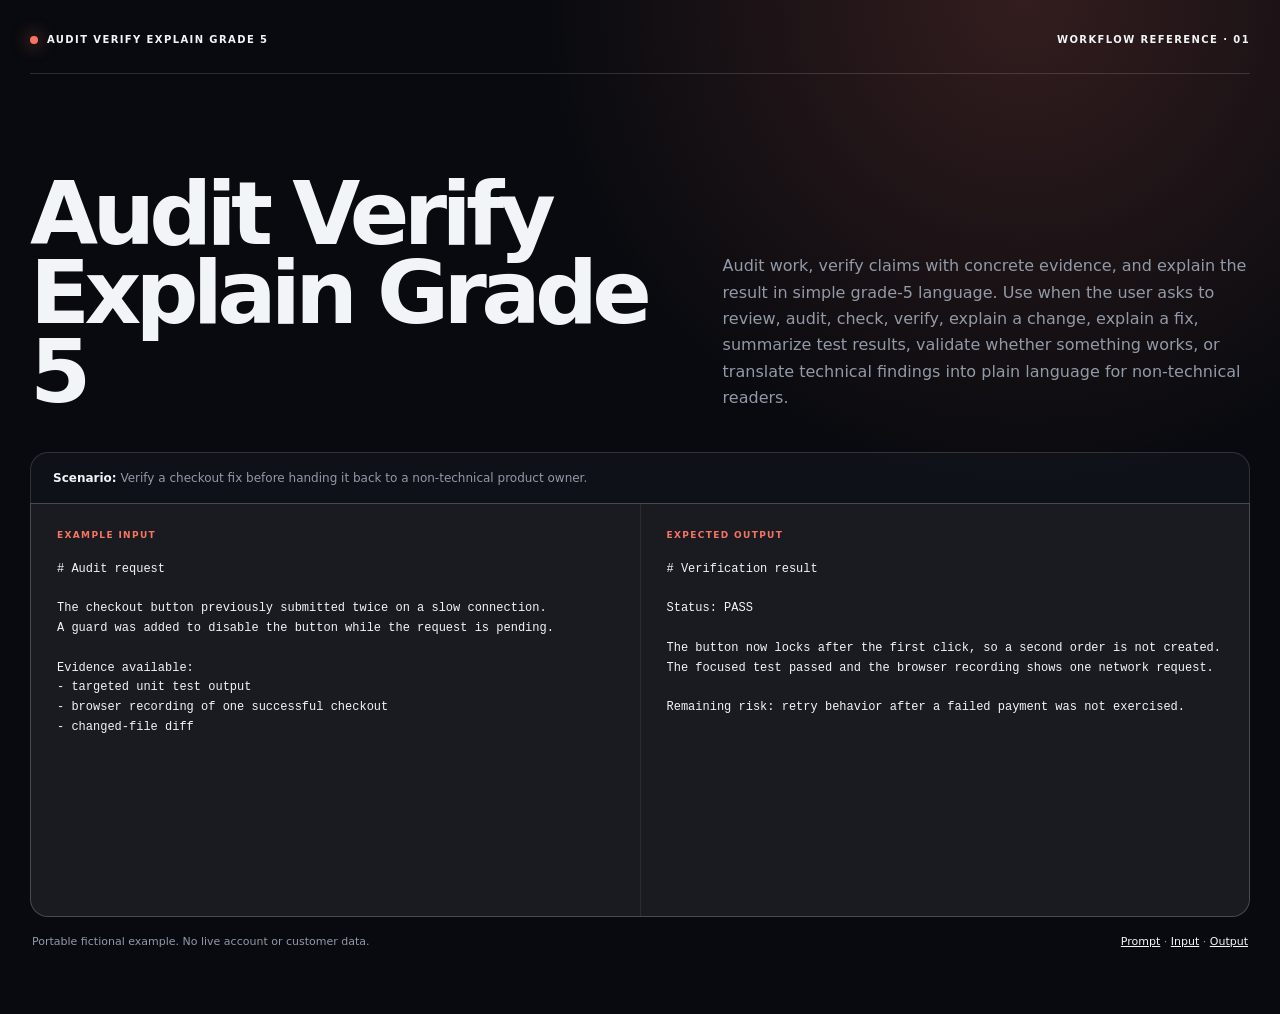
<file: .agents/skills/audit-verify-explain-grade-5/demo/index.html>
<!doctype html>
<html lang="en"><head><meta charset="utf-8"><meta name="viewport" content="width=device-width, initial-scale=1"><link rel="icon" href="data:,">
<title>Audit Verify Explain Grade 5 · Workflow Demo</title><style>:root{--bg:#080a0f;--panel:rgba(18,21,29,.72);--ink:#f2f5f7;--muted:#929aa7;--line:rgba(255,255,255,.14);--accent:hsl(7 92% 68%);font-family:Inter,ui-sans-serif,system-ui,-apple-system,BlinkMacSystemFont,"Segoe UI",sans-serif;color:var(--ink);background:var(--bg)}*{box-sizing:border-box}body{min-width:320px;margin:0;background:radial-gradient(circle at 80% 0,color-mix(in srgb,var(--accent) 18%,transparent),transparent 34%),var(--bg);color:var(--ink)}main{width:min(1220px,calc(100% - 40px));margin:auto;padding:22px 0 48px}nav{display:flex;align-items:center;justify-content:space-between;padding:12px 0 28px;border-bottom:1px solid var(--line);font-size:10px;font-weight:700;letter-spacing:.14em;text-transform:uppercase}nav span:first-child{display:flex;gap:9px;align-items:center}nav i{width:8px;height:8px;border-radius:50%;background:var(--accent);box-shadow:0 0 18px var(--accent)}header{display:grid;grid-template-columns:1.1fr .9fr;gap:48px;align-items:end;padding:clamp(52px,8vw,100px) 0 40px}h1{max-width:11ch;margin:0;font-size:clamp(46px,7vw,88px);line-height:.9;letter-spacing:-.065em}header p{max-width:52ch;margin:0;color:var(--muted);line-height:1.65}.scenario{padding:18px 22px;border:1px solid var(--line);border-bottom:0;border-radius:18px 18px 0 0;background:var(--panel);color:var(--muted);font-size:12px}.scenario b{color:var(--ink)}.handoff{display:grid;grid-template-columns:1fr 1fr;gap:1px;overflow:hidden;border:1px solid var(--line);border-radius:0 0 18px 18px;background:var(--line)}article{min-width:0;padding:26px;background:var(--panel)}article>span{display:block;margin-bottom:20px;color:var(--accent);font-size:9px;font-weight:800;letter-spacing:.15em;text-transform:uppercase}pre{min-height:330px;margin:0;overflow:auto;white-space:pre-wrap;color:var(--ink);font:12px/1.65 ui-monospace,SFMono-Regular,Menlo,monospace}.links{display:flex;justify-content:space-between;padding:18px 2px;color:var(--muted);font-size:11px}.links a{color:var(--ink)}@media(max-width:760px){header,.handoff{grid-template-columns:1fr}header{gap:24px}h1{font-size:52px}pre{min-height:0}.links{flex-direction:column;gap:10px}}</style></head>
<body><main>
<nav><span><i></i>Audit Verify Explain Grade 5</span><span>Workflow reference · 01</span></nav>
<header><h1>Audit Verify Explain Grade 5</h1><p>Audit work, verify claims with concrete evidence, and explain the result in simple grade-5 language. Use when the user asks to review, audit, check, verify, explain a change, explain a fix, summarize test results, validate whether something works, or translate technical findings into plain language for non-technical readers.</p></header>
<div class="scenario"><b>Scenario:</b> Verify a checkout fix before handing it back to a non-technical product owner.</div>
<section class="handoff" aria-label="Example input and expected output">
<article><span>Example input</span><pre># Audit request

The checkout button previously submitted twice on a slow connection.
A guard was added to disable the button while the request is pending.

Evidence available:
- targeted unit test output
- browser recording of one successful checkout
- changed-file diff</pre></article>
<article><span>Expected output</span><pre># Verification result

Status: PASS

The button now locks after the first click, so a second order is not created.
The focused test passed and the browser recording shows one network request.

Remaining risk: retry behavior after a failed payment was not exercised.</pre></article>
</section>
<footer class="links"><span>Portable fictional example. No live account or customer data.</span><span><a href="PROMPT.md">Prompt</a> · <a href="input.md">Input</a> · <a href="expected-output.md">Output</a></span></footer>
</main></body></html>
</file>
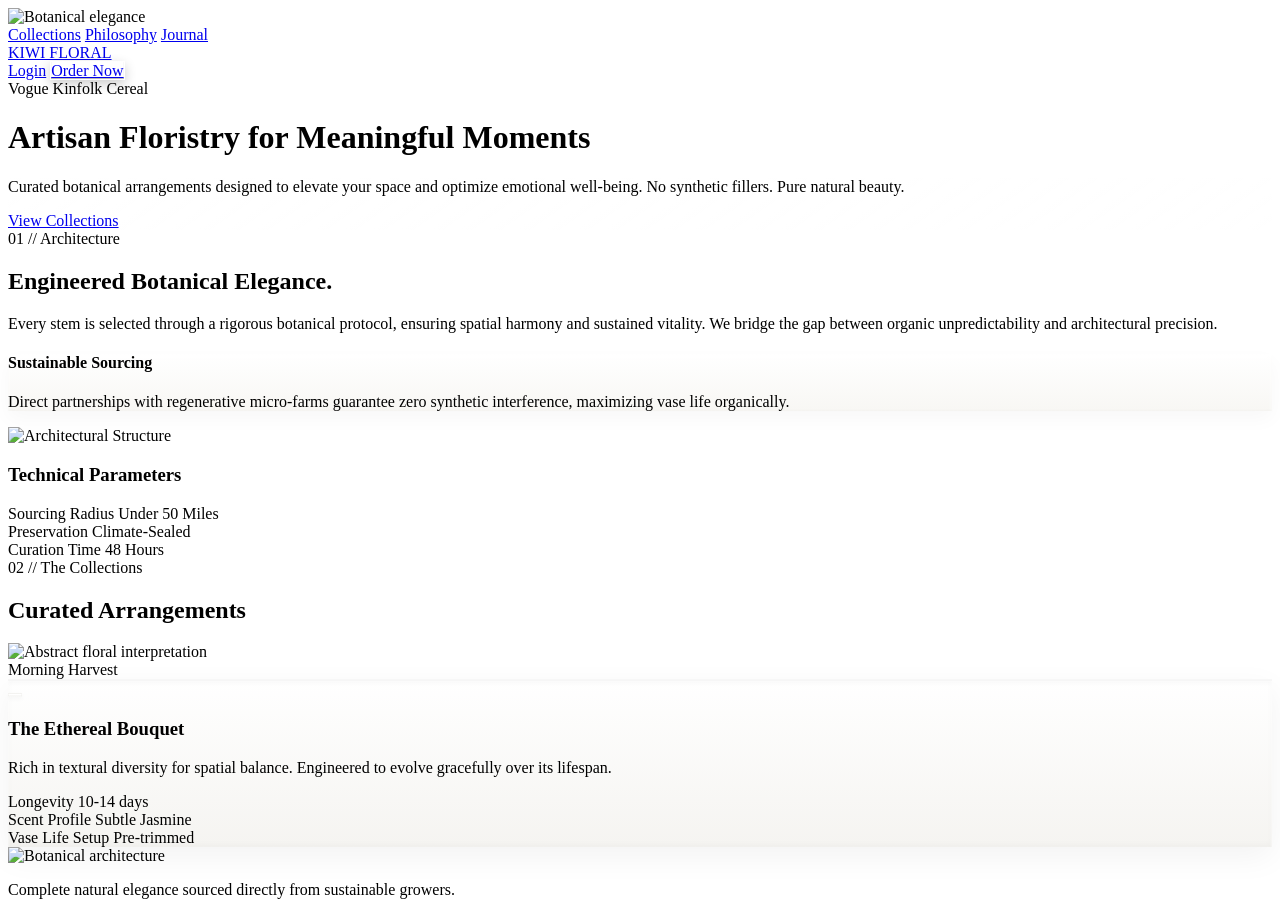
<file: .agents/skills/aura-asset-images/demo/index.html>
<!doctype html>
<html lang="en">
<head>
  <meta charset="utf-8">
  <meta name="viewport" content="width=device-width, initial-scale=1">
  <meta name="neuform-sandboxed-demo" content="1">
  <meta http-equiv="Content-Security-Policy" content="default-src 'none'; connect-src 'self'; frame-src 'self'; script-src 'unsafe-inline'; style-src 'unsafe-inline'; base-uri 'none'; form-action 'none'; object-src 'none'">
  <title>Sandboxed Neuform demo</title>
  <style>
    html, body, iframe { width: 100%; height: 100%; margin: 0; border: 0; }
    body { overflow: hidden; background: #0b0b0b; }
    iframe { display: block; background: white; }
    .error { box-sizing: border-box; min-height: 100%; padding: 32px; color: #fff; font: 16px/1.5 system-ui, sans-serif; }
  </style>
</head>
<body>
  <iframe id="neuform-demo" title="Sandboxed Neuform design demo" sandbox="allow-scripts" referrerpolicy="no-referrer"></iframe>
  <script>
    const encodedHtml = "[base64]";
    const assetFiles = ["assets/page-01-65695f80-23f9-46ee-8487-cbb6c93cc48b-3840w.webp","assets/page-02-724142aa-44a6-48d3-9cf3-761e00d05b78-1600w.jpg","assets/page-03-4734259a-bad7-422f-981e-ce01e79184f2-1600w.jpg","assets/page-04-005600e5-f6ab-4e59-bc86-eaeb02797dfa-1600w.jpg","assets/page-05-e534354d-c5f2-4399-a1d9-2f50338e8c47-1600w.jpg","assets/page-06-fb6415fd-bf4d-4ccf-8e9d-7ab445e99207-1600w.jpg"];
    const runtimeFiles = ["../../../../assets/runtime/runtime-027051effa47-gsap-min.js","../../../../assets/runtime/runtime-163ebd087cfc-iconify-icon-min.js","../../../../assets/runtime/runtime-689ca8dda44c-scrolltrigger-min.js","../../../../assets/runtime/runtime-ccc8894b3418-runtime.js"];
    const frame = document.getElementById("neuform-demo");
    const decodeBytes = (value) => Uint8Array.from(atob(value), (character) => character.charCodeAt(0));
    const decode = (value) => new TextDecoder().decode(decodeBytes(value));
    const encodeBytes = (bytes) => {
      let binary = "";
      for (let index = 0; index < bytes.length; index += 32768) {
        binary += String.fromCharCode(...bytes.subarray(index, index + 32768));
      }
      return btoa(binary);
    };
    const mediaTypes = {
      avif: "image/avif",
      gif: "image/gif",
      jpg: "image/jpeg",
      jpeg: "image/jpeg",
      mp4: "video/mp4",
      png: "image/png",
      webm: "video/webm",
      webp: "image/webp"
    };
    const loadAsset = async (file) => {
      const response = await fetch(file, { cache: "no-store", credentials: "omit", redirect: "error" });
      if (!response.ok) throw new Error("Could not load local demo asset: " + file);
      const extension = file.split(".").pop().toLowerCase();
      const contentType = mediaTypes[extension] || "application/octet-stream";
      const bytes = new Uint8Array(await response.arrayBuffer());
      return { base64: encodeBytes(bytes), contentType, file, kind: "asset" };
    };
    Promise.allSettled(assetFiles.map(loadAsset)).then((results) => {
      const runtimeSources = runtimeFiles.map((file) => new URL(file, location.href).href).join(" ");
      const source = decode(encodedHtml).replace("__NEUFORM_RUNTIME_SOURCES__", runtimeSources);
      const mediaAssets = [];
      for (const result of results) {
        if (result.status !== "fulfilled") continue;
        mediaAssets.push(result.value);
      }
      frame.addEventListener("load", () => {
        frame.contentWindow.postMessage({ type: "neuform-assets-v1", assets: mediaAssets }, "*");
      }, { once: true });
      frame.srcdoc = source;
    }).catch((error) => {
      document.body.innerHTML = '<div class="error">Unable to load this sandboxed demo.</div>';
      console.error(error);
    });
  </script>
</body>
</html>
</file>
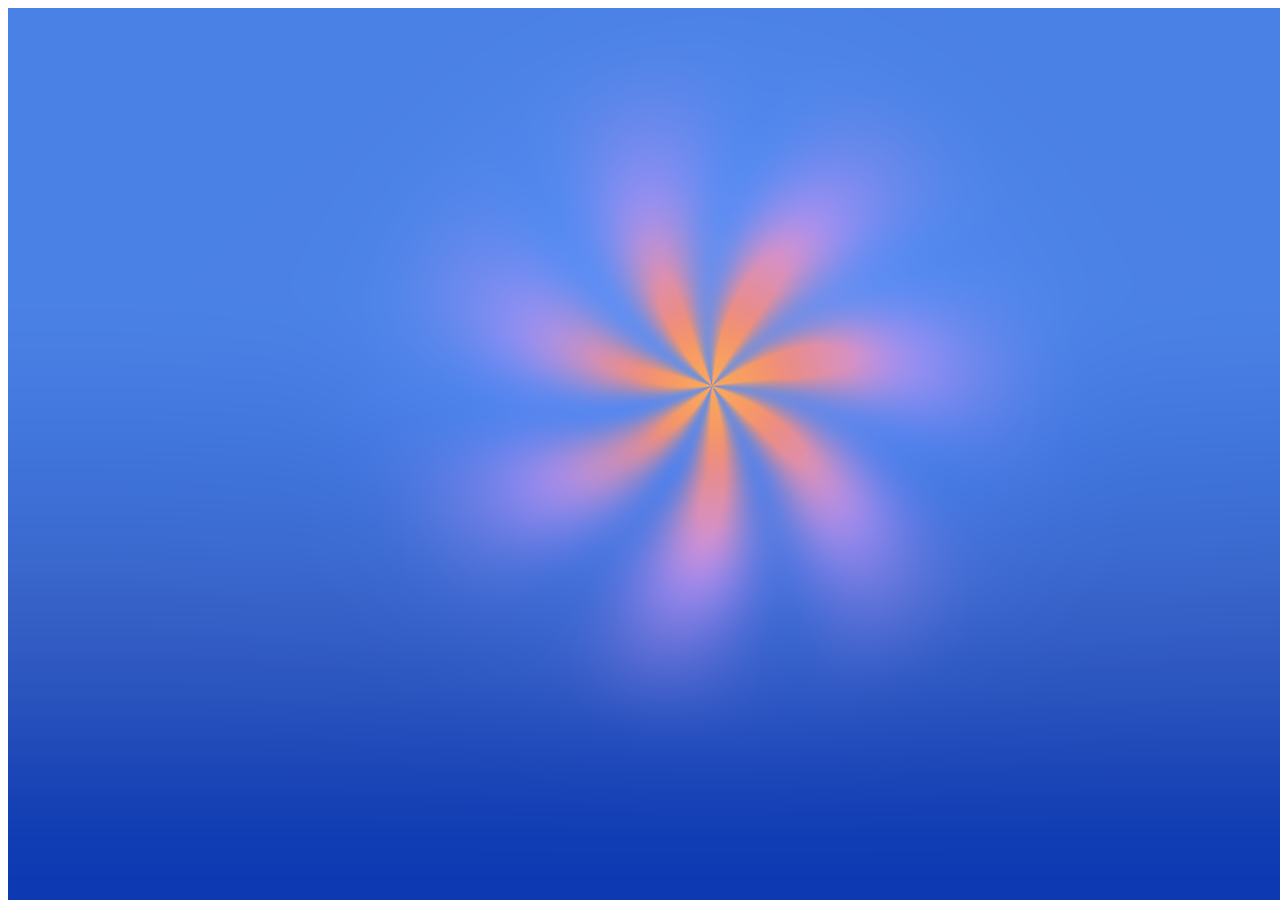
<file: .agents/skills/background-grid-webgl/demo/index.html>
<!doctype html>
<html lang="en">
<head>
  <meta charset="utf-8">
  <meta name="viewport" content="width=device-width, initial-scale=1">
  <meta name="neuform-sandboxed-demo" content="1">
  <meta http-equiv="Content-Security-Policy" content="default-src 'none'; connect-src 'self'; frame-src 'self'; script-src 'unsafe-inline'; style-src 'unsafe-inline'; base-uri 'none'; form-action 'none'; object-src 'none'">
  <title>Sandboxed Neuform demo</title>
  <style>
    html, body, iframe { width: 100%; height: 100%; margin: 0; border: 0; }
    body { overflow: hidden; background: #0b0b0b; }
    iframe { display: block; background: white; }
    .error { box-sizing: border-box; min-height: 100%; padding: 32px; color: #fff; font: 16px/1.5 system-ui, sans-serif; }
  </style>
</head>
<body>
  <iframe id="neuform-demo" title="Sandboxed Neuform design demo" sandbox="allow-scripts" referrerpolicy="no-referrer"></iframe>
  <script>
    const encodedHtml = "[base64]";
    const assetFiles = ["assets/page-01-2f563338-39fa-47ea-9761-658d4f3f84db-1600w.jpg","assets/page-02-4f5668c5-fc4a-44e0-bc5e-a664189d3c31-1600w.jpg","assets/page-03-77415a2e-dcbc-4748-a29d-fced4821881a-1600w.jpg","assets/page-04-c92852bb-a510-405a-85ab-ffa0fde136a4-1600w.jpg"];
    const runtimeFiles = ["../../../../assets/runtime/runtime-163ebd087cfc-iconify-icon-min.js","../../../../assets/runtime/runtime-ccc8894b3418-runtime.js"];
    const frame = document.getElementById("neuform-demo");
    const decodeBytes = (value) => Uint8Array.from(atob(value), (character) => character.charCodeAt(0));
    const decode = (value) => new TextDecoder().decode(decodeBytes(value));
    const encodeBytes = (bytes) => {
      let binary = "";
      for (let index = 0; index < bytes.length; index += 32768) {
        binary += String.fromCharCode(...bytes.subarray(index, index + 32768));
      }
      return btoa(binary);
    };
    const mediaTypes = {
      avif: "image/avif",
      gif: "image/gif",
      jpg: "image/jpeg",
      jpeg: "image/jpeg",
      mp4: "video/mp4",
      png: "image/png",
      webm: "video/webm",
      webp: "image/webp"
    };
    const loadAsset = async (file) => {
      const response = await fetch(file, { cache: "no-store", credentials: "omit", redirect: "error" });
      if (!response.ok) throw new Error("Could not load local demo asset: " + file);
      const extension = file.split(".").pop().toLowerCase();
      const contentType = mediaTypes[extension] || "application/octet-stream";
      const bytes = new Uint8Array(await response.arrayBuffer());
      return { base64: encodeBytes(bytes), contentType, file, kind: "asset" };
    };
    Promise.allSettled(assetFiles.map(loadAsset)).then((results) => {
      const runtimeSources = runtimeFiles.map((file) => new URL(file, location.href).href).join(" ");
      const source = decode(encodedHtml).replace("__NEUFORM_RUNTIME_SOURCES__", runtimeSources);
      const mediaAssets = [];
      for (const result of results) {
        if (result.status !== "fulfilled") continue;
        mediaAssets.push(result.value);
      }
      frame.addEventListener("load", () => {
        frame.contentWindow.postMessage({ type: "neuform-assets-v1", assets: mediaAssets }, "*");
      }, { once: true });
      frame.srcdoc = source;
    }).catch((error) => {
      document.body.innerHTML = '<div class="error">Unable to load this sandboxed demo.</div>';
      console.error(error);
    });
  </script>
</body>
</html>
</file>
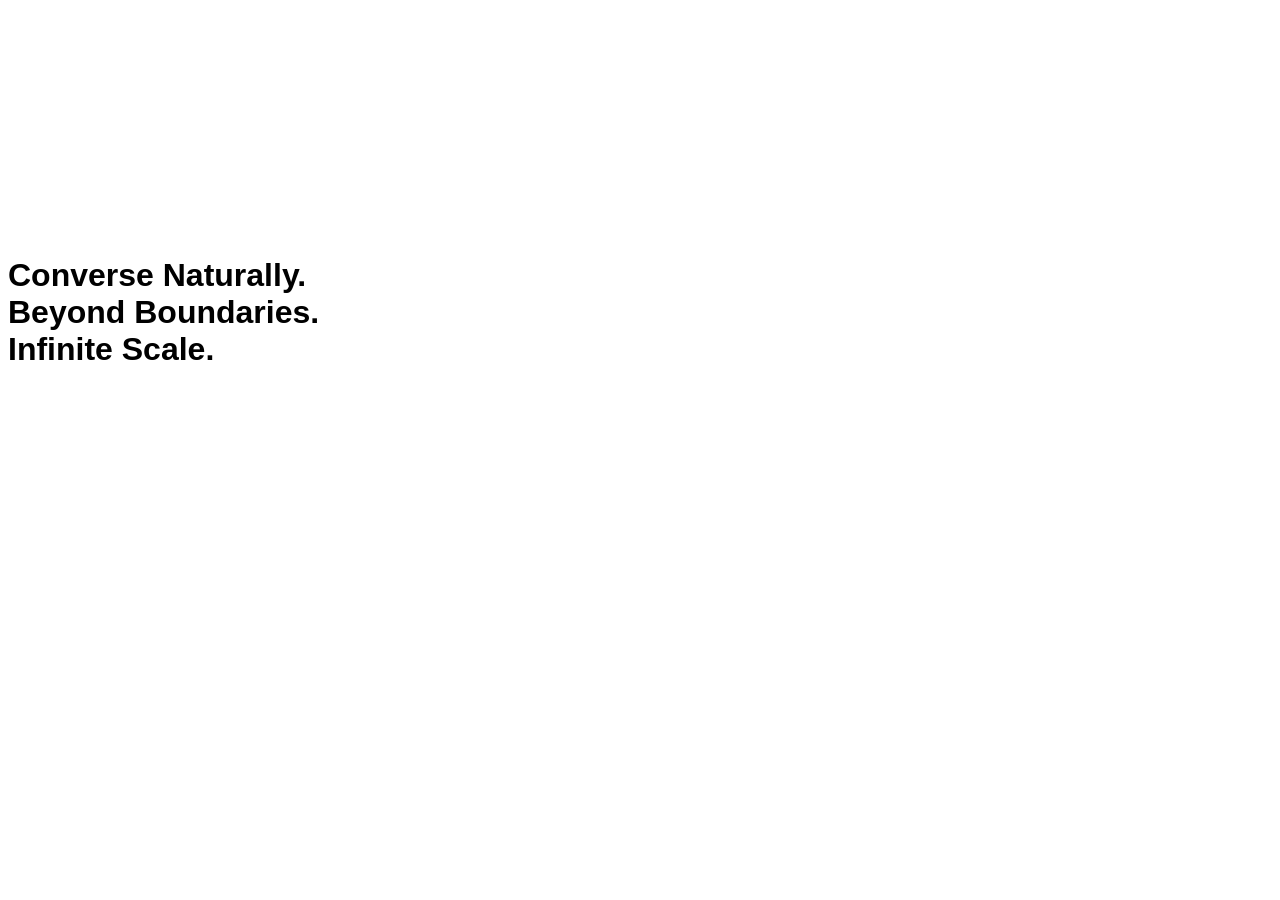
<file: .agents/skills/beautiful-shadows/demo/index.html>
<!doctype html>
<html lang="en">
<head>
  <meta charset="utf-8">
  <meta name="viewport" content="width=device-width, initial-scale=1">
  <meta name="neuform-sandboxed-demo" content="1">
  <meta http-equiv="Content-Security-Policy" content="default-src 'none'; connect-src 'self'; frame-src 'self'; script-src 'unsafe-inline'; style-src 'unsafe-inline'; base-uri 'none'; form-action 'none'; object-src 'none'">
  <title>Sandboxed Neuform demo</title>
  <style>
    html, body, iframe { width: 100%; height: 100%; margin: 0; border: 0; }
    body { overflow: hidden; background: #0b0b0b; }
    iframe { display: block; background: white; }
    .error { box-sizing: border-box; min-height: 100%; padding: 32px; color: #fff; font: 16px/1.5 system-ui, sans-serif; }
  </style>
</head>
<body>
  <iframe id="neuform-demo" title="Sandboxed Neuform design demo" sandbox="allow-scripts" referrerpolicy="no-referrer"></iframe>
  <script>
    const encodedHtml = "[base64]/[base64]";
    const assetFiles = [];
    const runtimeFiles = ["../../../../assets/runtime/runtime-027051effa47-gsap-min.js","../../../../assets/runtime/runtime-163ebd087cfc-iconify-icon-min.js","../../../../assets/runtime/runtime-25023b521d77-three-min.js","../../../../assets/runtime/runtime-689ca8dda44c-scrolltrigger-min.js","../../../../assets/runtime/runtime-ccc8894b3418-runtime.js"];
    const frame = document.getElementById("neuform-demo");
    const decodeBytes = (value) => Uint8Array.from(atob(value), (character) => character.charCodeAt(0));
    const decode = (value) => new TextDecoder().decode(decodeBytes(value));
    const encodeBytes = (bytes) => {
      let binary = "";
      for (let index = 0; index < bytes.length; index += 32768) {
        binary += String.fromCharCode(...bytes.subarray(index, index + 32768));
      }
      return btoa(binary);
    };
    const mediaTypes = {
      avif: "image/avif",
      gif: "image/gif",
      jpg: "image/jpeg",
      jpeg: "image/jpeg",
      mp4: "video/mp4",
      png: "image/png",
      webm: "video/webm",
      webp: "image/webp"
    };
    const loadAsset = async (file) => {
      const response = await fetch(file, { cache: "no-store", credentials: "omit", redirect: "error" });
      if (!response.ok) throw new Error("Could not load local demo asset: " + file);
      const extension = file.split(".").pop().toLowerCase();
      const contentType = mediaTypes[extension] || "application/octet-stream";
      const bytes = new Uint8Array(await response.arrayBuffer());
      return { base64: encodeBytes(bytes), contentType, file, kind: "asset" };
    };
    Promise.allSettled(assetFiles.map(loadAsset)).then((results) => {
      const runtimeSources = runtimeFiles.map((file) => new URL(file, location.href).href).join(" ");
      const source = decode(encodedHtml).replace("__NEUFORM_RUNTIME_SOURCES__", runtimeSources);
      const mediaAssets = [];
      for (const result of results) {
        if (result.status !== "fulfilled") continue;
        mediaAssets.push(result.value);
      }
      frame.addEventListener("load", () => {
        frame.contentWindow.postMessage({ type: "neuform-assets-v1", assets: mediaAssets }, "*");
      }, { once: true });
      frame.srcdoc = source;
    }).catch((error) => {
      document.body.innerHTML = '<div class="error">Unable to load this sandboxed demo.</div>';
      console.error(error);
    });
  </script>
</body>
</html>
</file>
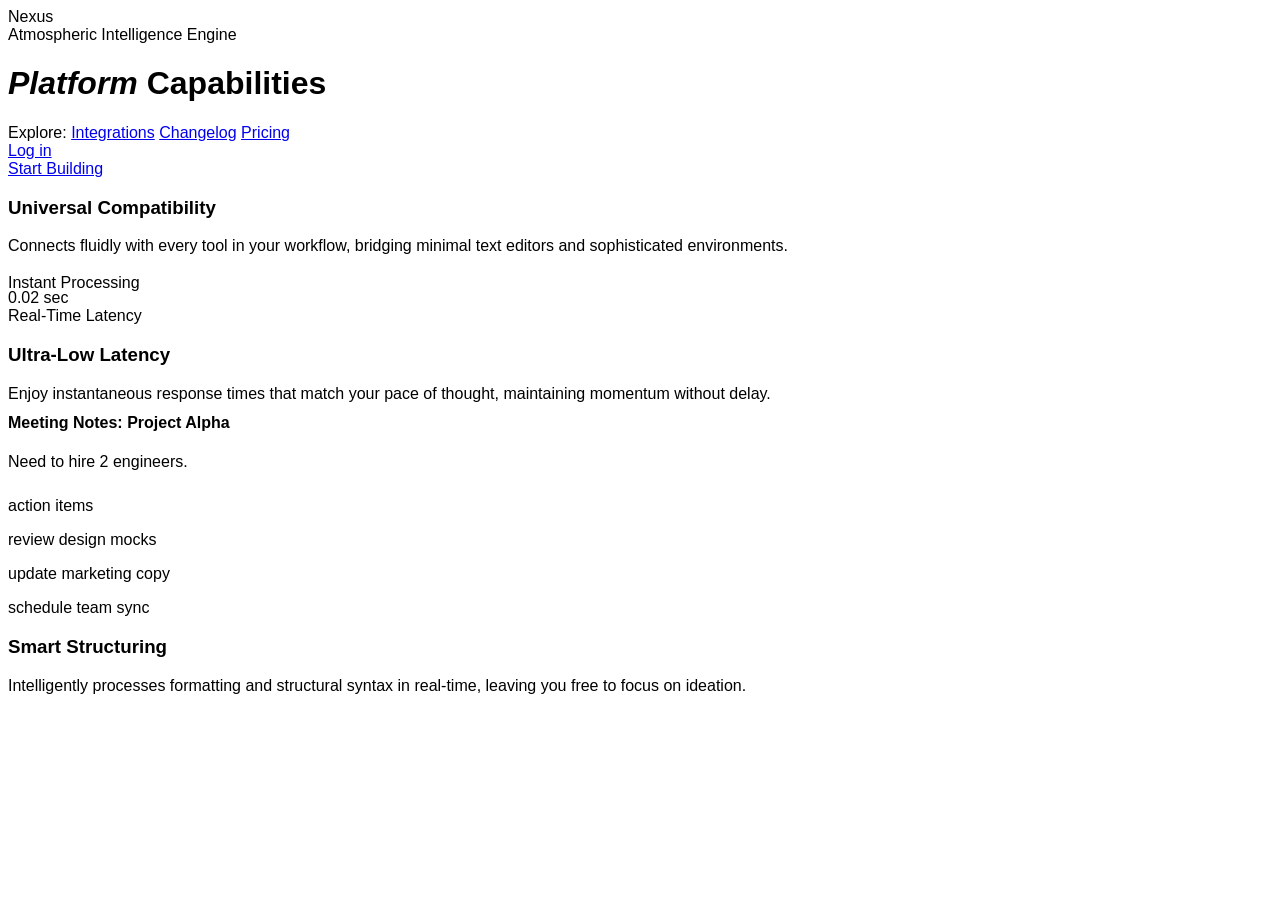
<file: .agents/skills/blue-cloudy-clean-modern/demo/index.html>
<!doctype html>
<html lang="en">
<head>
  <meta charset="utf-8">
  <meta name="viewport" content="width=device-width, initial-scale=1">
  <meta name="neuform-sandboxed-demo" content="1">
  <meta http-equiv="Content-Security-Policy" content="default-src 'none'; connect-src 'self'; frame-src 'self'; script-src 'unsafe-inline'; style-src 'unsafe-inline'; base-uri 'none'; form-action 'none'; object-src 'none'">
  <title>Sandboxed Neuform demo</title>
  <style>
    html, body, iframe { width: 100%; height: 100%; margin: 0; border: 0; }
    body { overflow: hidden; background: #0b0b0b; }
    iframe { display: block; background: white; }
    .error { box-sizing: border-box; min-height: 100%; padding: 32px; color: #fff; font: 16px/1.5 system-ui, sans-serif; }
  </style>
</head>
<body>
  <iframe id="neuform-demo" title="Sandboxed Neuform design demo" sandbox="allow-scripts" referrerpolicy="no-referrer"></iframe>
  <script>
    const encodedHtml = "[base64]/[base64]";
    const assetFiles = [];
    const runtimeFiles = ["../../../../assets/runtime/runtime-163ebd087cfc-iconify-icon-min.js","../../../../assets/runtime/runtime-ccc8894b3418-runtime.js"];
    const frame = document.getElementById("neuform-demo");
    const decodeBytes = (value) => Uint8Array.from(atob(value), (character) => character.charCodeAt(0));
    const decode = (value) => new TextDecoder().decode(decodeBytes(value));
    const encodeBytes = (bytes) => {
      let binary = "";
      for (let index = 0; index < bytes.length; index += 32768) {
        binary += String.fromCharCode(...bytes.subarray(index, index + 32768));
      }
      return btoa(binary);
    };
    const mediaTypes = {
      avif: "image/avif",
      gif: "image/gif",
      jpg: "image/jpeg",
      jpeg: "image/jpeg",
      mp4: "video/mp4",
      png: "image/png",
      webm: "video/webm",
      webp: "image/webp"
    };
    const loadAsset = async (file) => {
      const response = await fetch(file, { cache: "no-store", credentials: "omit", redirect: "error" });
      if (!response.ok) throw new Error("Could not load local demo asset: " + file);
      const extension = file.split(".").pop().toLowerCase();
      const contentType = mediaTypes[extension] || "application/octet-stream";
      const bytes = new Uint8Array(await response.arrayBuffer());
      return { base64: encodeBytes(bytes), contentType, file, kind: "asset" };
    };
    Promise.allSettled(assetFiles.map(loadAsset)).then((results) => {
      const runtimeSources = runtimeFiles.map((file) => new URL(file, location.href).href).join(" ");
      const source = decode(encodedHtml).replace("__NEUFORM_RUNTIME_SOURCES__", runtimeSources);
      const mediaAssets = [];
      for (const result of results) {
        if (result.status !== "fulfilled") continue;
        mediaAssets.push(result.value);
      }
      frame.addEventListener("load", () => {
        frame.contentWindow.postMessage({ type: "neuform-assets-v1", assets: mediaAssets }, "*");
      }, { once: true });
      frame.srcdoc = source;
    }).catch((error) => {
      document.body.innerHTML = '<div class="error">Unable to load this sandboxed demo.</div>';
      console.error(error);
    });
  </script>
</body>
</html>
</file>
